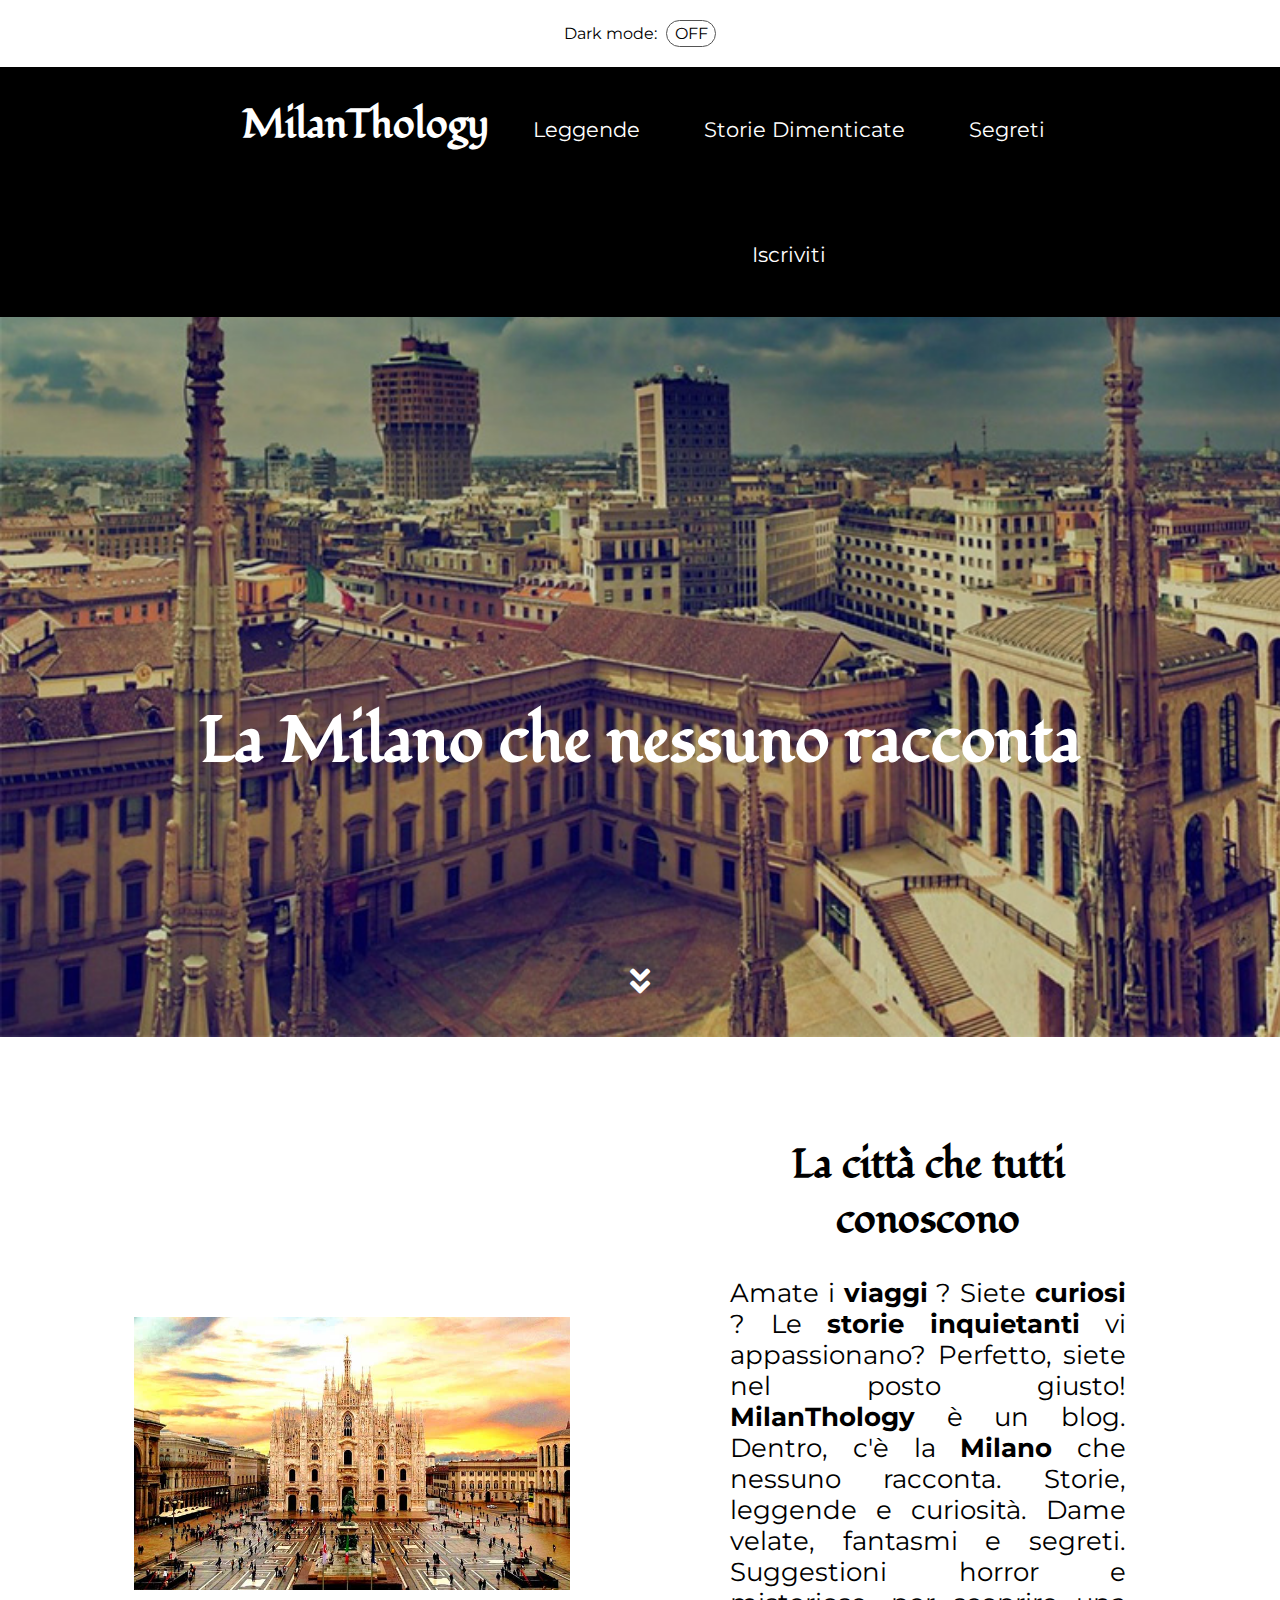
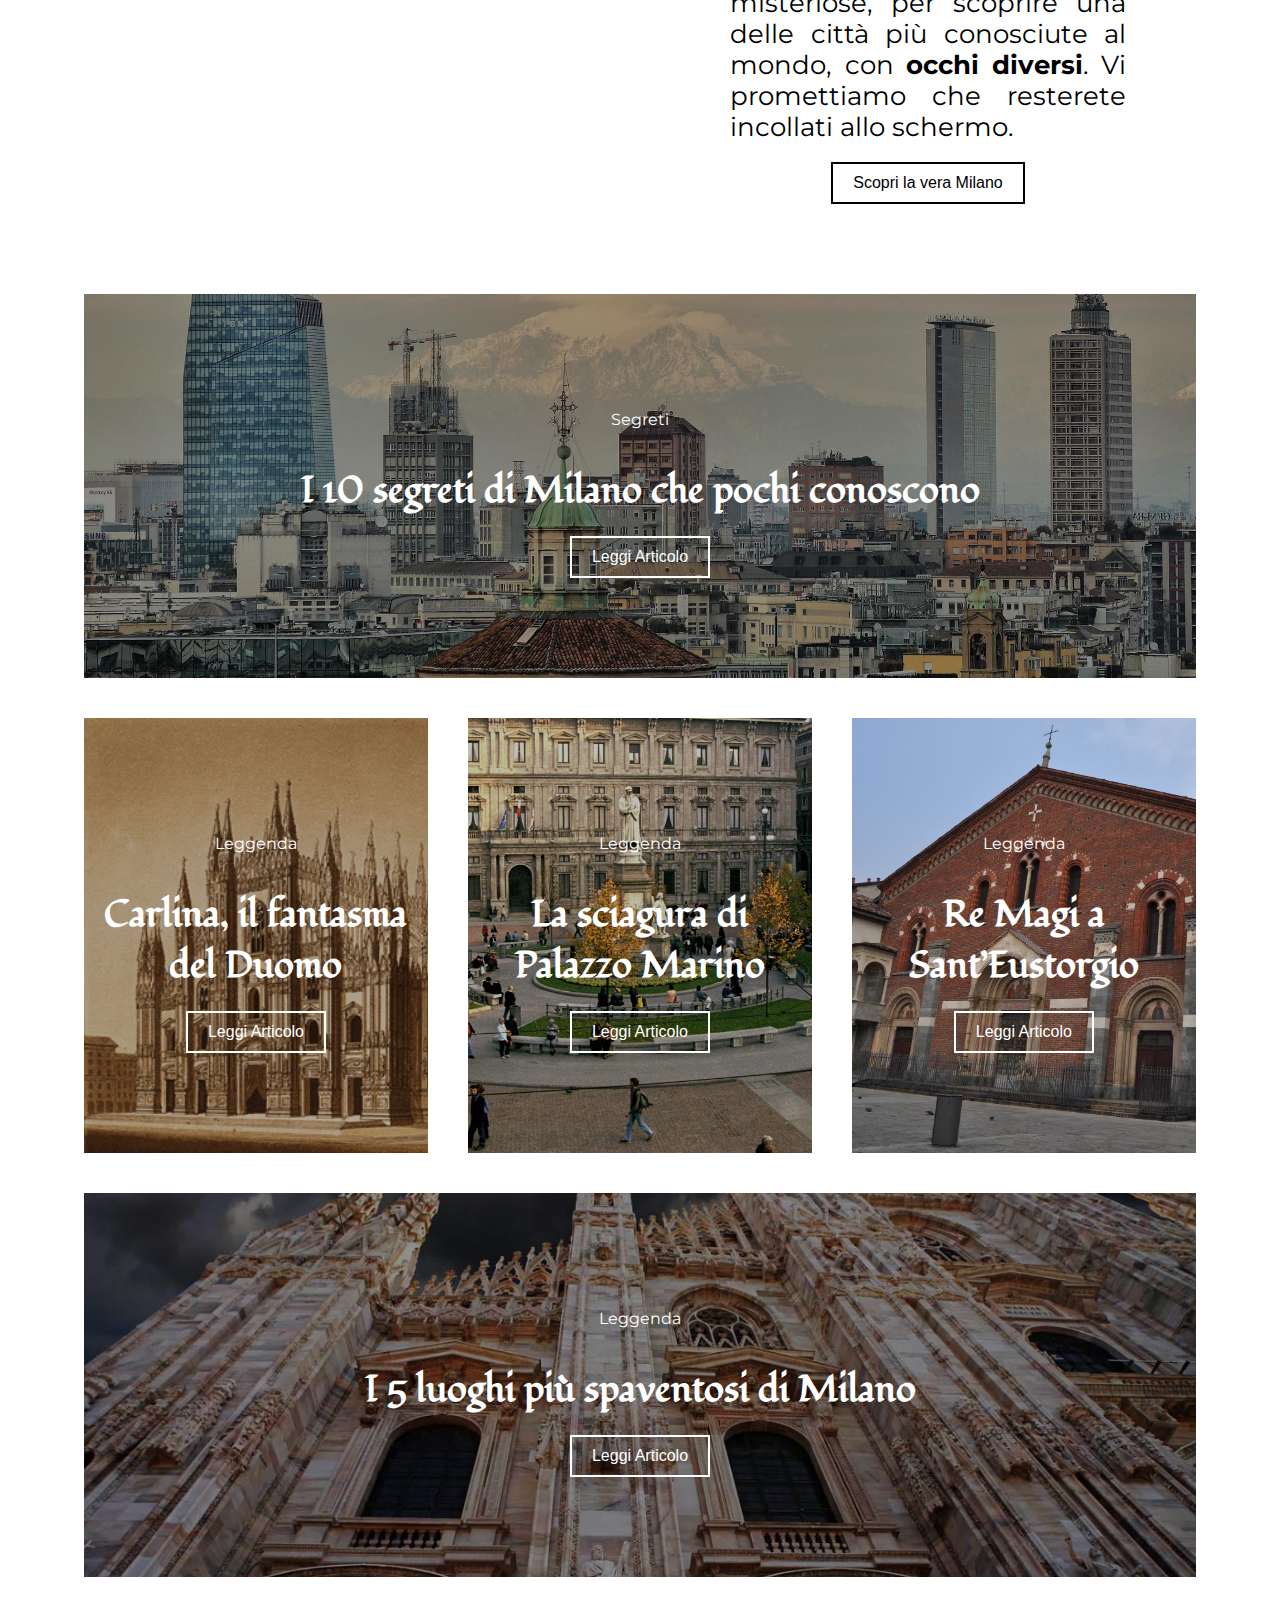
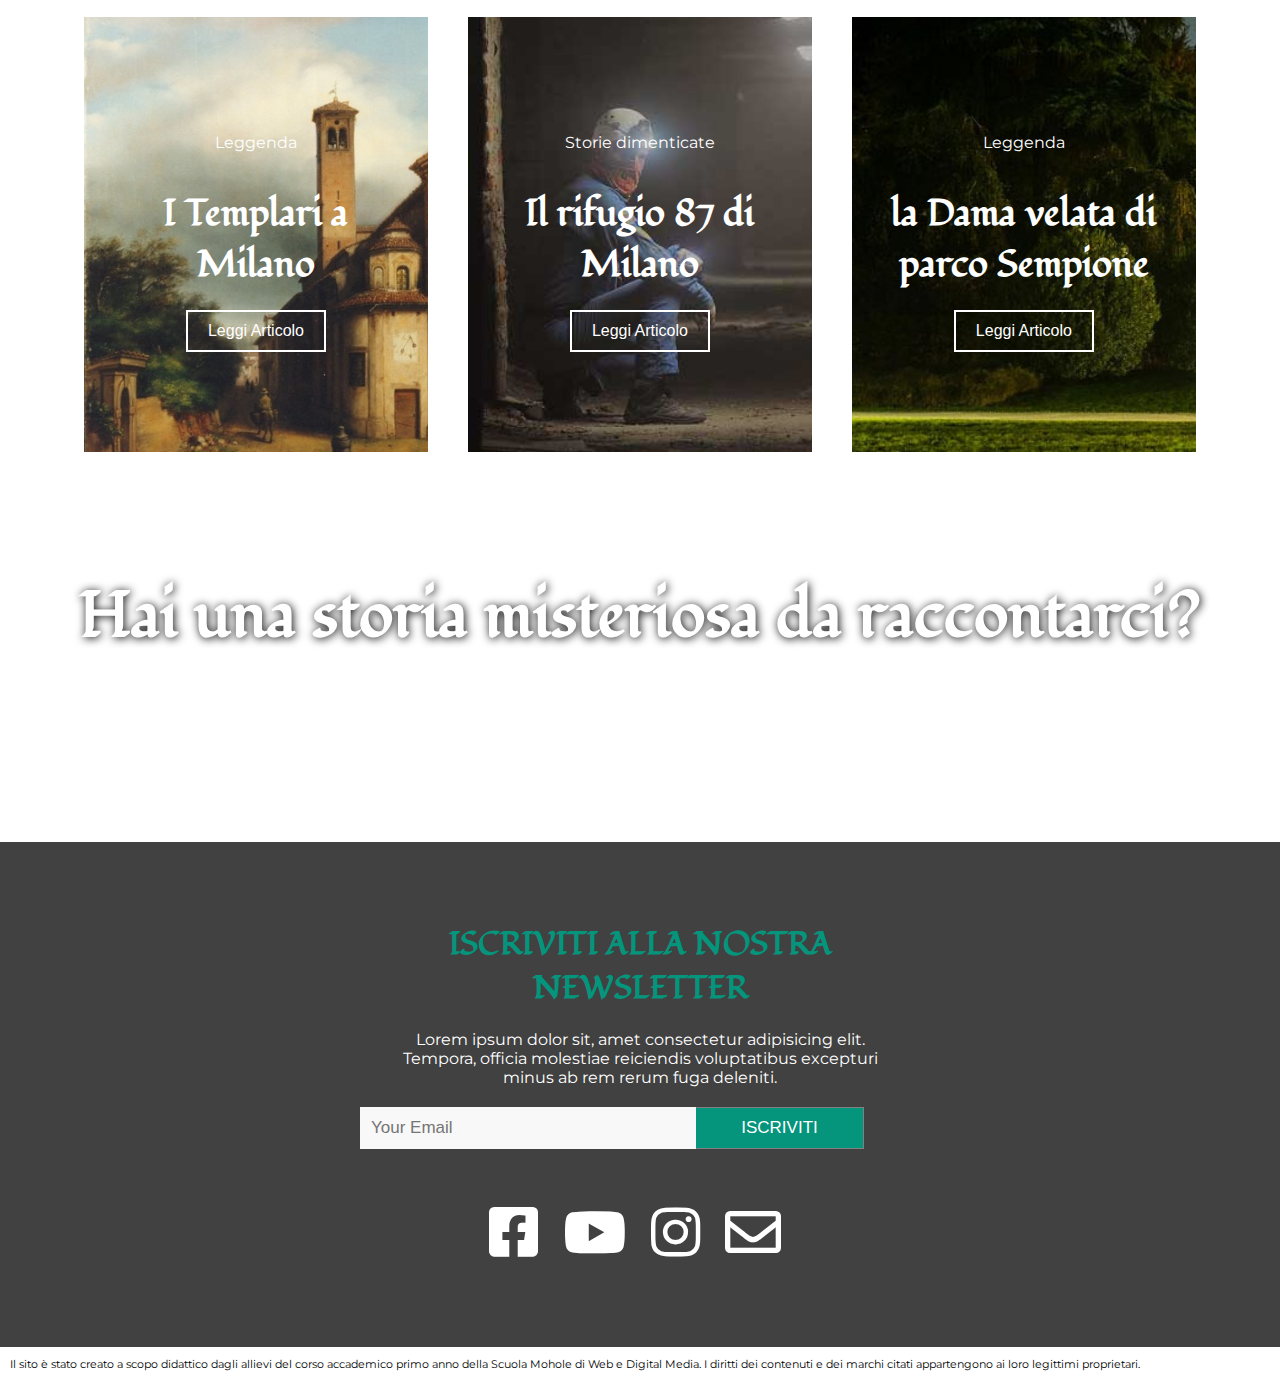
<file: index.html>
<!DOCTYPE html>
<html lang="it">
<head>
    <meta charset="UTF-8">
    <meta name="viewport" content="width=device-width, initial-scale=1.0">
    <meta http-equiv="X-UA-Compatible" content="ie=edge">
    <link rel="stylesheet" href="Fontawesome/css/all.min.css">
    <link rel="stylesheet" href="animate.min.css">
    <title>MilanThology - La Milano che nessuno racconta</title>
    <link href="https://fonts.googleapis.com/css?family=Montserrat&display=swap" rel="stylesheet">
    <link href="https://fonts.googleapis.com/css?family=Fondamento&display=swap" rel="stylesheet">
    <link rel="stylesheet" href="style.css">
</head>
<body>
    <div class="switch">
        <div>Dark mode:              
            <span class="inner-switch">OFF</span>
        </div>
    </div>
    <!-- HOME PRIMA FASCIA -->
    <header id="home">
        <nav>
            <div class="navigazione">
                <div class="posizione">
                    <div id="menuToggle">
                      <input type="checkbox" />
                      <span></span>
                      <span></span>
                      <span></span>
                      <ul id="menu">
                        <a href="index.html"><li>Home</li></a>
                        <a href="leggende.html"><li>Leggende</li></a>
                        <a href="storie.html"><li>Storie dimenticate</li></a>
                        <a href="segreti.html"><li>Segreti</li></a>
                        <a href="iscrizione.html"><li>Iscriviti</li></a>
                      </ul>
                    </div>
        
                </div>
                <div class="logo">
                    <a href="index.html"><h2>MilanThology</h2></a>
                </div>
                <div class="menu">
                     <ul>
                         <a href="leggende.html"><li>Leggende</li></a>
                         <a href="storie.html"><li>Storie dimenticate</li></a>
                         <a href="segreti.html"><li>Segreti</li></a>
                         <a href="iscrizione.html"><li>Iscriviti</li></a>
                     </ul>
                 </div>
            </div>
        </nav>
        <h1> La Milano che nessuno racconta</h1>
        <a href="#main" class="fas fa-angle-double-down animated infinite fadeInDown slower"></a>
    </header>  
    <!-- FINE HOME PRIMA FASCIA -->
    <!-- INTRODUZIONE -->
    <div class="box_page">
        <main id="main">
            <div class="intro">
                <div class="img_intro">
                    <img src="img/duomo.jpg" alt="Milano Duomo" width="100%" height="auto">
                </div>
            </div>
            <div class="intro" >
                <h2>La città che tutti conoscono</h2>
                <p class="text">Amate i <b> viaggi</b> ? Siete <b>curiosi</b> ? Le <b>storie inquietanti</b> vi appassionano? Perfetto, siete nel posto giusto!
                    <b>MilanThology</b> è un blog. Dentro, c'è la <b>Milano</b> che nessuno racconta. Storie, leggende e curiosità. Dame velate, fantasmi e segreti. Suggestioni horror e misteriose, per scoprire una delle città più conosciute al mondo, con <b>occhi diversi</b>. Vi promettiamo che resterete incollati allo schermo. </p>
                <a href="segreti.html"><button class="btn_intro">Scopri la vera Milano</button></a>
            </div>
        </main> 
    <!-- FINE INTRODUZIONE -->
    <!-- ARTICOLI -->
        <div class="box">
            <a href="404.html">
                <article>      
                    <div class="title_article segreti">
                        <p>Segreti</p>
                        <h3>I 10 segreti di Milano che pochi conoscono</h3>
                        <button class="btn_leggi">Leggi Articolo</button>
                    </div>
                </article>
            </a>
            <div class="fascia_articoli">
                <a href="#">
                    <article>
                        <div class="title_article fantasma_duomo">
                            <p>Leggenda</p>
                            <h3>Carlina, il fantasma del Duomo</h3>
                            <button class="btn_leggi">Leggi Articolo</button>
                        </div>
                    </article> 
                </a>
                <a href="#">
                    <article>
                        <div class="title_article Palazzo_marino">
                            <p>Leggenda</p>
                            <h3>La sciagura di Palazzo Marino</h3>
                            <button class="btn_leggi">Leggi Articolo</button>
                        </div>
                    </article> 
                </a>
                <a href="#">
                    <article>
                        <div class="title_article Re_magi">
                            <p>Leggenda</p>
                            <h3>Re Magi a Sant’Eustorgio</h3>
                            <button class="btn_leggi">Leggi Articolo</button>
                        </div>
                    </article> 
                </a>
            </div>
            <a href="#">
                <article>
                    <div class="title_article luoghi_spaventosi">
                        <p>Leggenda</p>
                        <h3>I 5 luoghi più spaventosi di Milano</h3>
                        <button class="btn_leggi">Leggi Articolo</button>
                    </div>
                </article> 
            </a>
            <div class="fascia_articoli">
                <a href="#">
                    <article>
                        <div class="title_article templari">
                            <p>Leggenda</p>
                            <h3>I Templari a Milano</h3>
                            <button class="btn_leggi">Leggi Articolo</button>
                        </div>
                    </article> 
                </a>
                <a href="404.html">
                    <article>
                        <div class="title_article rifugio-87">
                            <p>Storie dimenticate</p>
                            <h3>Il rifugio 87 di Milano</h3>
                            <button class="btn_leggi">Leggi Articolo</button>
                        </div>
                    </article> 
                </a>
                <a href="dama_velata.html">
                    <article>
                        <div class="title_article Dama-velata">
                            <p>Leggenda</p>
                            <h3>la Dama velata di parco Sempione</h3>
                            <button class="btn_leggi">Leggi Articolo</button>
                        </div>
                    </article>
                </a>
            </div>
        </div>
    </div>
    <!-- FINE ARTICOLI -->
   <!-- CALL TO ACTION -->
    <div class="call_to_action">
        <h2>Hai una storia misteriosa da raccontarci?</h2>
        <a href="iscrizione.html"><button class="btn_scopri">Scrivi qui</button></a>
    </div>
    <!-- FINE CALL TO ACTION -->
    <!-- FOOTER -->
    <footer>
        <div class="newsletter">
            <h3> ISCRIVITI ALLA NOSTRA NEWSLETTER </h3> 
            <p>Lorem ipsum dolor sit, amet consectetur adipisicing elit. Tempora, officia molestiae reiciendis voluptatibus excepturi minus ab rem rerum fuga deleniti.</p> 
            <form class="example" action="/action_page.php">
                <input type="text" placeholder="Your Email" name="search">
                <button type="submit">ISCRIVITI</i></button>
            </form>
        </div>
            <div class="social">
                <a href="https://www.facebook.com/"><i class="fab fa-facebook-square"></i></a>
                <a href="https://www.youtube.com/"><i class="fab fa-youtube"></i></a>
                <a href="https://www.instagram.com/"><i class="fab fa-instagram"></i></a>
                <a href="https://www.gmail.com/"><i class="far fa-envelope"></i></a>
            </div>
        </footer>
        <section class="text_footer">
            Il sito è stato creato a scopo didattico dagli allievi del corso accademico primo anno della Scuola Mohole di Web e Digital Media. I diritti dei contenuti e dei marchi citati appartengono ai loro legittimi proprietari.
        </section>
        
        <!-- FINE FOOTER -->
        <script src="https://cdnjs.cloudflare.com/ajax/libs/jquery/3.4.0/jquery.min.js"></script>
        <script>
        $( ".inner-switch" ).on("click", function() {
            if( $( "body" ).hasClass( "dark" )) {
              $( "body" ).removeClass( "dark" );
              $( ".inner-switch" ).text( "OFF" );
            } else {
              $( "body" ).addClass( "dark" );
              $( ".inner-switch" ).text( "ON" );
            }
        });
        $( ".inner-switch" ).on("click", function() {
            if( $( "h1" ).hasClass( "dark1" )) {
              $( "h1" ).removeClass( "dark1" );
              $( ".inner-switch" ).text( "OFF" );
            } else {
              $( "h1" ).addClass( "dark1" );
              $( ".inner-switch" ).text( "ON" );
            }
        });
        $( ".inner-switch" ).on("click", function() {
            if( $( "h3" ).hasClass( "dark1" )) {
              $( "h3" ).removeClass( "dark1" );
              $( ".inner-switch" ).text( "OFF" );
            } else {
              $( "h3" ).addClass( "dark1" );
              $( ".inner-switch" ).text( "ON" );
            }
        });
        document.addEventListener('scroll', evt => {
            console.log(evt)
            if(evt.target.scrollingElement.scrollTop>= 67){
                document.querySelector('nav').style = `position: fixed; top: 0px;`;
            } else{ document.querySelector('nav').style = `position: ;`;}
        })
        </script>
</body>
</html>
</file>
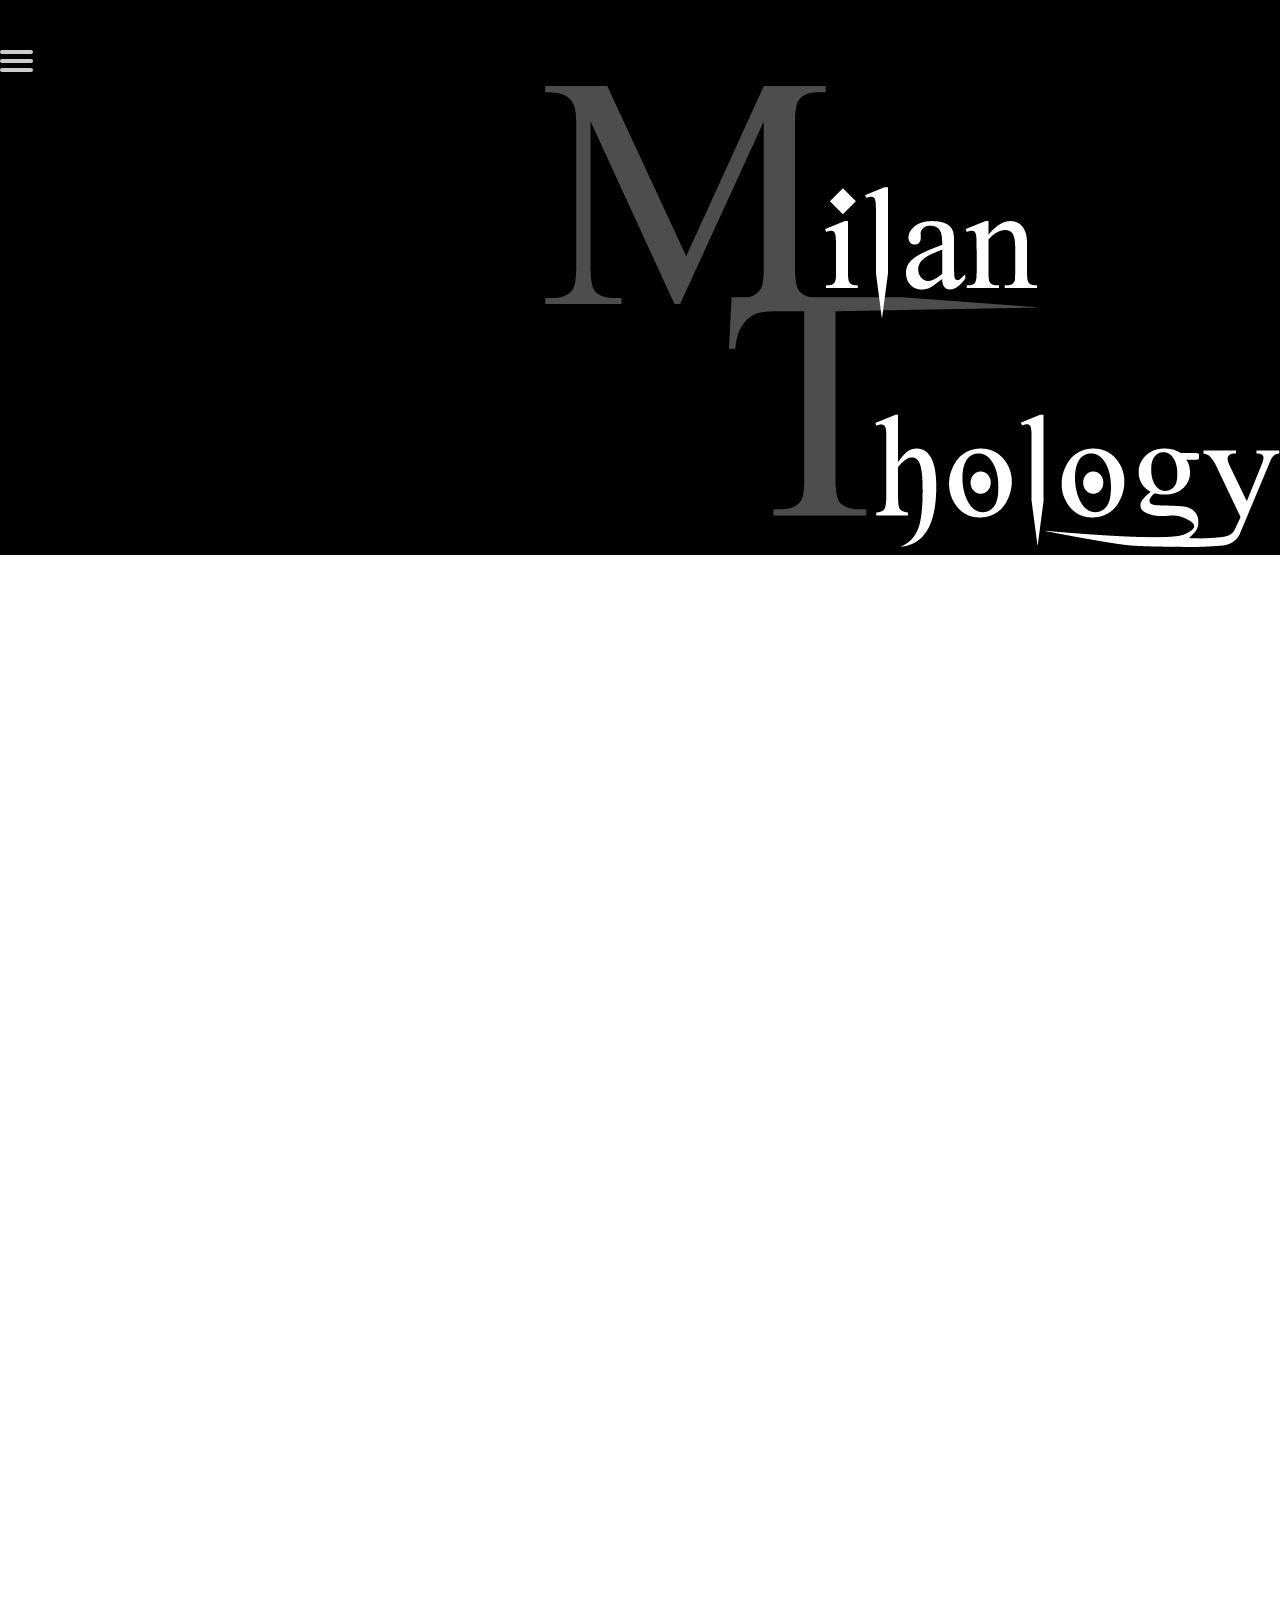
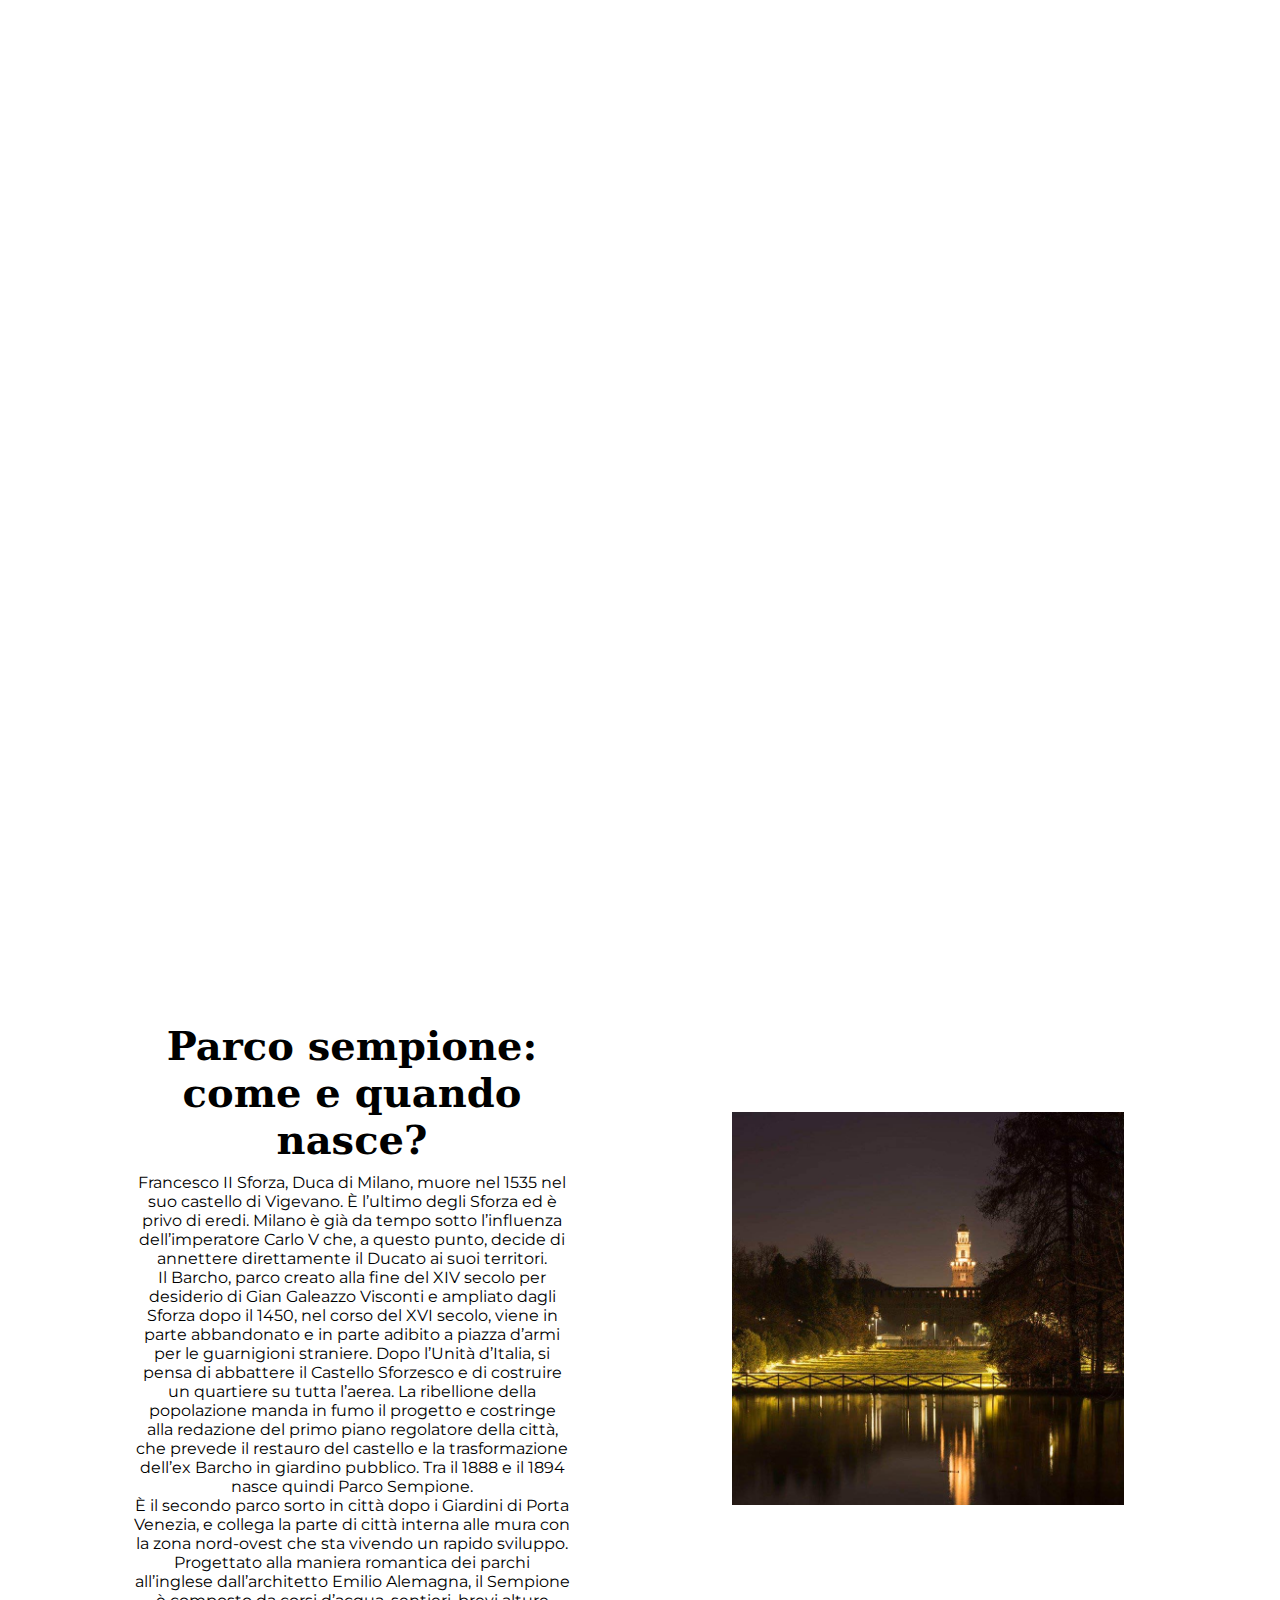
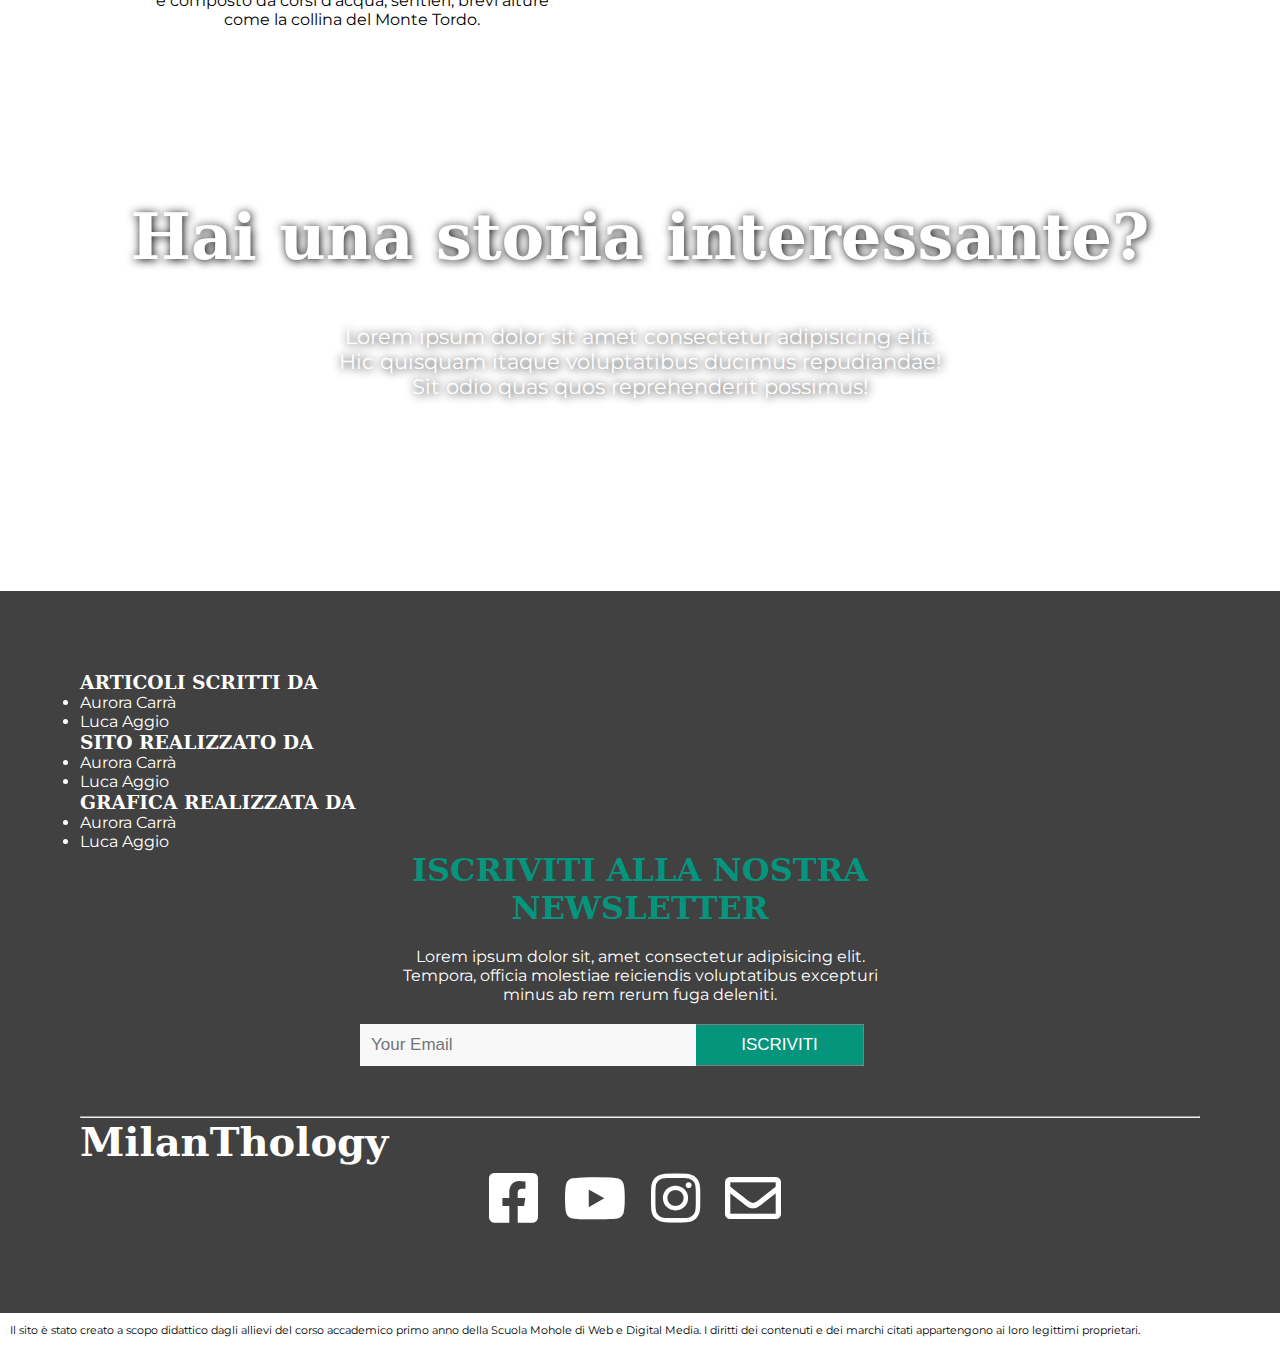
<file: articolo.html>
<!DOCTYPE html>
<html lang="it">
<head>
    <meta charset="UTF-8">
    <meta name="viewport" content="width=device-width, initial-scale=1.0">
    <meta http-equiv="X-UA-Compatible" content="ie=edge">
    <link rel="stylesheet" href="Fontawesome/css/all.min.css">
    <link rel="stylesheet" href="animate.min.css">
    <title>La Milano che non conosci</title>
    <link href="https://fonts.googleapis.com/css?family=Montserrat:400,400i,700,900&display=swap" rel="stylesheet">
    <link rel="stylesheet" href="style.css">
</head>
<body id="pagina">
    <header id="articolo">
        <nav role="navigation">
            <div id="menuToggle">
              <input type="checkbox" />
              <span></span>
              <span></span>
              <span></span>
              <ul id="menu">
                <a href="index.html"><li>Home</li></a>
                <a href="leggende.html"><li>Leggende</li></a>
                <a href="storie.html"><li>Storie dimenticate</li></a>
                <a href="segreti.htmlx"><li>Segreti</li></a>
                <a href="iscrizione.html"><li>Iscriviti</li></a>
              </ul>
            </div>
            <div class="logo">
                <a href="index.html"><img src="img/logo.png" alt="MilanThology"></a>
            </div>
        </nav>
        <h1>La Milano che nessuno racconta</h1>
        <a href="#main" class="fas fa-angle-double-down animated infinite fadeInDown slower"></a>
    </header>
    <div class="box_page">
        
        <div class="video">
        <iframe width="560" height="315" src="https://www.youtube-nocookie.com/embed/SfteQQJQ2Do?start=9&rel=0" frameborder="0" allow="accelerometer; autoplay; encrypted-media; gyroscope; picture-in-picture" allowfullscreen></iframe>
        </div>

        <div class="spazio">
            <article>
                <h2>La dama velata</h2>
                <div class="divisione">
                    
                    
                <div class="giornale">
                    <div class="fascia_prima">
                    <p>
                        Guardandosi attorno, gli sventurati avrebbero visto una figura vaga apparire nella nebbia, tra gli alberi; una figura di donna che inizia ad avvicinarsi, mostrando la lunga veste nera che ricopre la snella silhouette. A nascondere il volto, un velo nero. Anche così coperta, la sua bellezza è evidente.
                    </p>
                    <p>
                        Dopo qualche secondo, il suo viso arriva quasi a sfiorare quello del passante, privo di resistenza davanti al fascino della signora. Quando gli porge la mano, non può che stringerla. Una mano gelida, che lo accompagna nei meandri del Parco Sempione, tra laghetti e ponti, tra fontane e angoli nascosti; tra le piante e lungo i viali.
                    </p>
                    <p>
                        All’improvviso, dopo aver attraversato zone del parco che era sicuro di non aver mai visto, l’uomo si ritrova davanti a un cancello di ferro, alto circa tre metri; dietro il cancello, un’imponente villa. Il passante si volta verso la dama, e nonostante sia impossibile cogliere il suo sguardo dietro il velo, ne percepisce una profonda tristezza. Dalla veste, la dama estrae una grande chiave ricoperta di ruggine, con la quale apre il cancello per poi condurre l’uomo attraverso un lungo vialetto e infine davanti alla porta della villa.
                    </p>
                    <p>
                        Decine di candele illuminano la sala, mostrando pareti listate a lutto e saloni di marmo e stucco ricoperti da insegne funebri. La dama accompagna il suo ospite fino a un grande salone centrale, dal quale proviene una musica innaturale; in un angolo, un’orchestra suona una musica che sembra andare avanti da sempre.
                        Senza mai lasciare la mano dell’uomo, la dama inizia a muovere i primi passi di un ballo che presto si trasforma in una vorticosa e allu
                    </p>
                </div>
            </div>
            <div class="giornale">
                <div class="fascia_prima">
                    <p>
                        cinata danza, in cui anche lui viene trascinato. In quello stato di trance, per l’uomo esiste solo la donna che lo accompagna in una danza febbrile. Non riesce a toglierle lo sguardo di dosso e osserva il velo sollevarsi di pochi centimetri senza mai scoprire il viso.
                    </p>
                    <p>
                        Dopo un tempo ignoto, la dama lo conduce in stanza da letto e si spoglia davanti ai suoi occhi, senza togliere il velo. La donna è bellissima, nuda nel nero della stanza illuminata da poche candele. I due si stringono in un lungo amplesso che riproduce in altra maniera la vertigine della danza.
                    </p>
                    <p>
                        L’uomo è perdutamente innamorato, privato di ogni desiderio che non sia quello di stare al fianco della dama. Lei è sdraiata sul letto, forse dorme: il velo è sempre davanti agli occhi. Silenziosamente, lui le si fa vicino e lentamente, delicatamente solleva il velo. All’improvviso, un’ondata di puro terrore lo colpisce mentre davanti ai suoi occhi si rivela un teschio privo di vita, dalle orbite vuote.
                    </p>
                    <p>
                        L’uomo urla con tutta la sua forza, scappa dalla villa dalle pareti nere, corre attraverso il parco immerso nel buio della notte, incapace di fermarsi mentre nella sua mente i ricordi annebbiati e allucinati dell’esperienza vissuta continuano a susseguirsi. Solo una volta oltrepassato il parco, ritrovatosi al sicuro tra la folla, l’uomo riesce a calmarsi; senza però togliersi di dosso una sensazione di gelo innaturale che lo ridurrà gradualmente alla follia. Dopo quell’esperienza, fu per lui impossibile pensare ad altro se non alla Dama in nero, il fantasma del Parco Sempione. Tornò a cercarla per il resto della sua vita, in ogni notte di nebbia, senza successo
                    </p>
                </div>
            </div>
         
            </article>
            
            <article  class="intermedio">
                <div class="call_to_action"></div>
            </article>

            
            
            <main >

                <div class="intro fascia_prima" >
                        
                    <h2>Parco sempione: come e quando nasce?</h2>
        
                    <p>
                        Francesco II Sforza, Duca di Milano, muore nel 1535 nel suo castello di Vigevano. È l’ultimo degli Sforza ed è privo di eredi. Milano è già da tempo sotto l’influenza dell’imperatore Carlo V che, a questo punto, decide di annettere direttamente il Ducato ai suoi territori.
                    </p>
                    <p>
                        Il Barcho, parco creato alla fine del XIV secolo per desiderio di Gian Galeazzo Visconti e ampliato dagli Sforza dopo il 1450,  nel corso del XVI secolo, viene in parte abbandonato e in parte adibito a piazza d’armi per le guarnigioni straniere. 
                        Dopo l’Unità d’Italia, si pensa di abbattere il Castello Sforzesco e di costruire un quartiere su tutta l’aerea.
                        La ribellione della popolazione manda in fumo il progetto e costringe alla redazione del primo piano regolatore della città, che prevede il restauro del castello e la trasformazione dell’ex Barcho in giardino pubblico. 
                        Tra il 1888 e il 1894 nasce quindi Parco Sempione.
                    </p>
                    <p>
                        È il secondo parco sorto in città dopo i Giardini di Porta Venezia, e collega la parte di città interna alle mura con la zona nord-ovest che sta vivendo un rapido sviluppo. 
        
                        Progettato alla maniera romantica dei parchi all’inglese dall’architetto Emilio Alemagna, il Sempione è composto da corsi d’acqua, sentieri, brevi alture come la collina del Monte Tordo.
                    </p>
                </div>
                <div class="intro">
                    <div class="img_intro">
                        <img src="img/parco-sempione.jpg" alt="Parco Sempione" width="90%" height="auto">
                    </div>
                </div>
            </main>

            </article>
        </div>
    </div>
            <div class="call_to_action">
                <h2>Hai una storia interessante?</h2>
                <p>Lorem ipsum dolor sit amet consectetur adipisicing elit. Hic quisquam itaque voluptatibus ducimus repudiandae! Sit odio quas quos reprehenderit possimus!</p>
                <a href="#"><button class="btn_scopri">Scrivi qui</button></a>
            </div>
        
    </div>
        <!-- FOOTER -->
    <footer>
        <div class="box_footer">
            <div class="footer_container">
                <div class="colonne">
                    <div class="testo_footer">
                        <h3>ARTICOLI SCRITTI DA</h3>
                        <li>Aurora Carrà</li>
                        <li>Luca Aggio</li>
                    </div>
                    <div class="testo_footer">
                        <h3>SITO REALIZZATO DA</h3>
                        <li>Aurora Carrà</li>
                        <li>Luca Aggio</li>
                    </div>
                    <div class="testo_footer">
                        <h3>GRAFICA REALIZZATA DA</h3>
                        <li>Aurora Carrà</li>
                        <li>Luca Aggio</li>
                    </div>
                </div>
            </div>    
            <div class="footer_container">
                <div class="newsletter">
                    <h3> ISCRIVITI ALLA NOSTRA NEWSLETTER </h3> 
                    <p>Lorem ipsum dolor sit, amet consectetur adipisicing elit. Tempora, officia molestiae reiciendis voluptatibus excepturi minus ab rem rerum fuga deleniti.</p> 
                    <form class="example" action="/action_page.php">
                        <input type="text" placeholder="Your Email" name="search">
                        <button type="submit">ISCRIVITI</i></button>
                    </form>
                </div>
            </div>
        </div>
        <hr>
        <div class="box_footer">
            <div class="footer_container">
                <h2>MilanThology</h2>
            </div>
            <div class="footer_container">
                <div class="social">
                    <a href="facebbok.com"><i class="fab fa-facebook-square"></i></a>
                    <a href="youtube.com"><i class="fab fa-youtube"></i></a>
                    <a href="facebbok-com"><i class="fab fa-instagram"></i></a>
                    <a href="facebbok-com"><i class="far fa-envelope"></i></a>
                </div>
            </div>
        </div>
    </footer>
    <section class="text_footer">
        Il sito è stato creato a scopo didattico dagli allievi del corso accademico primo anno della Scuola Mohole di Web e Digital Media. I diritti dei contenuti e dei marchi citati appartengono ai loro legittimi proprietari.
    </section>
    <!-- FINE FOOTER -->
</body>
</html>
</file>
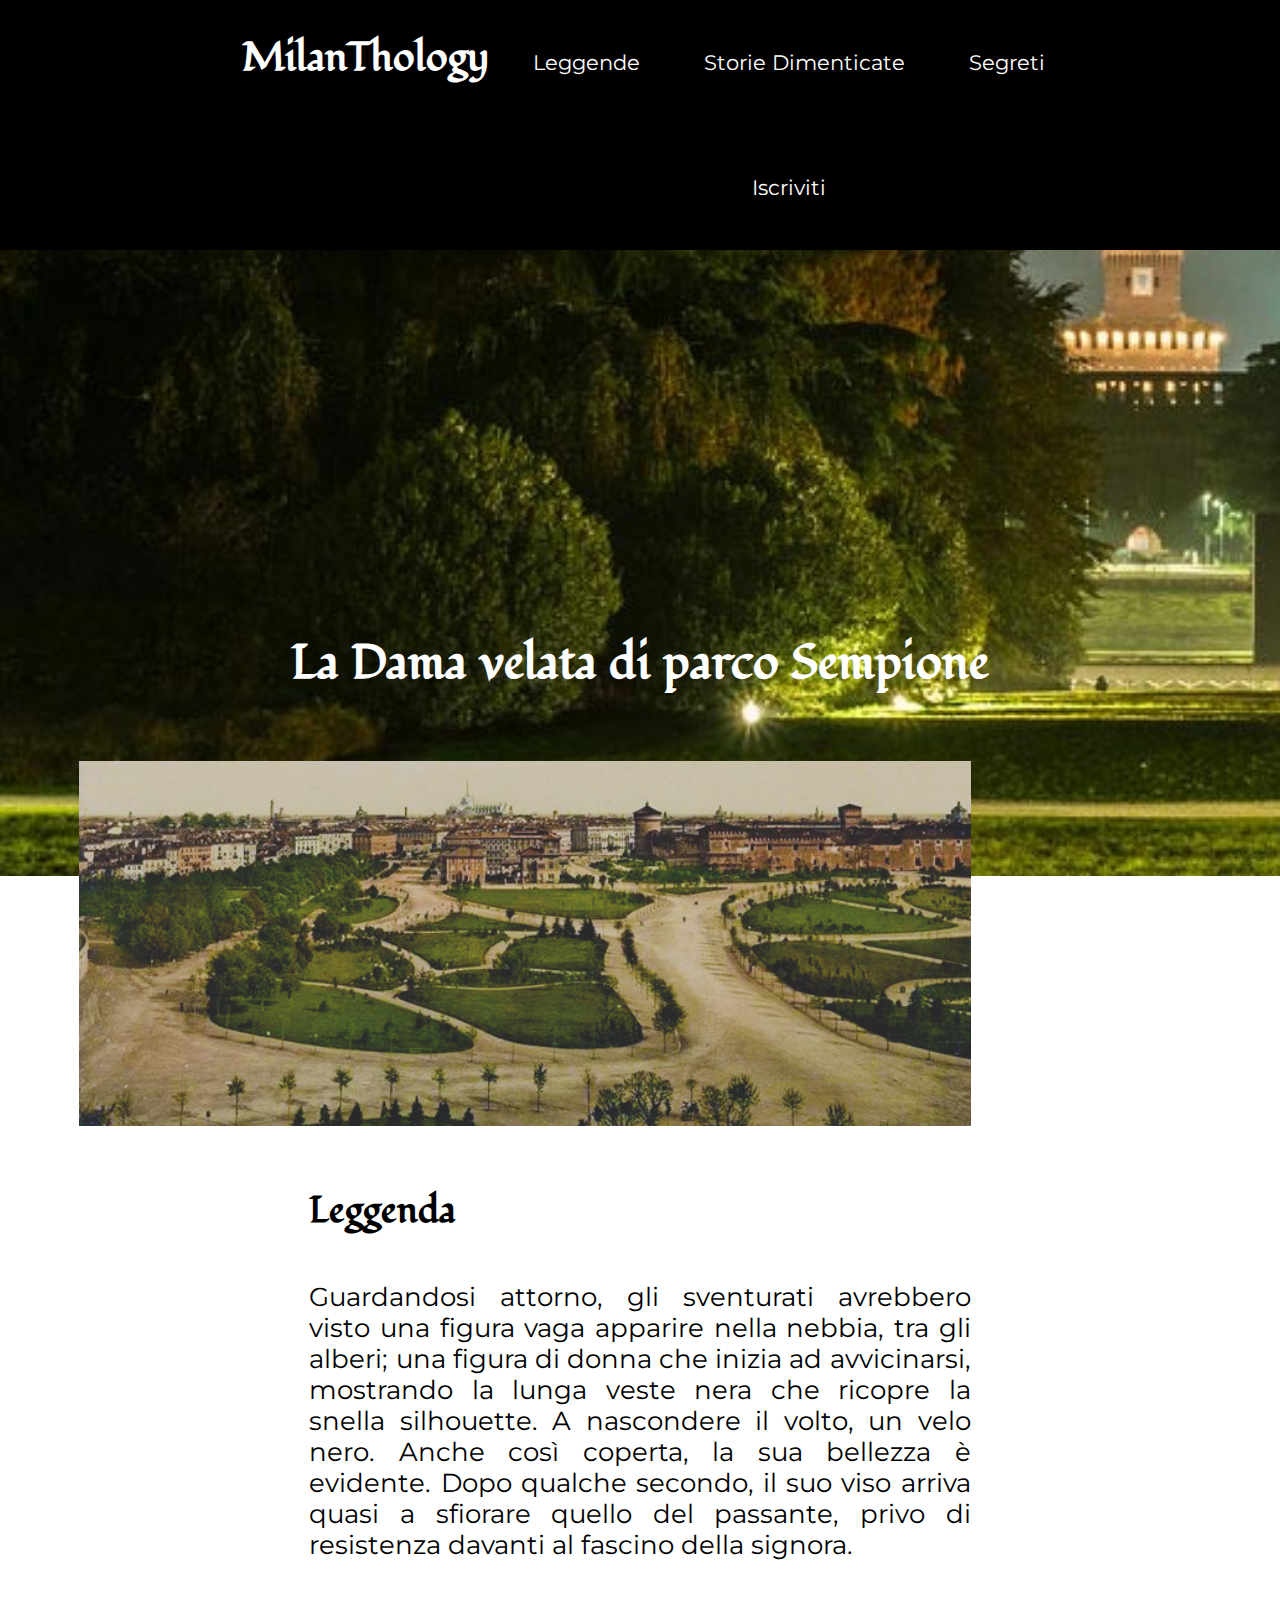
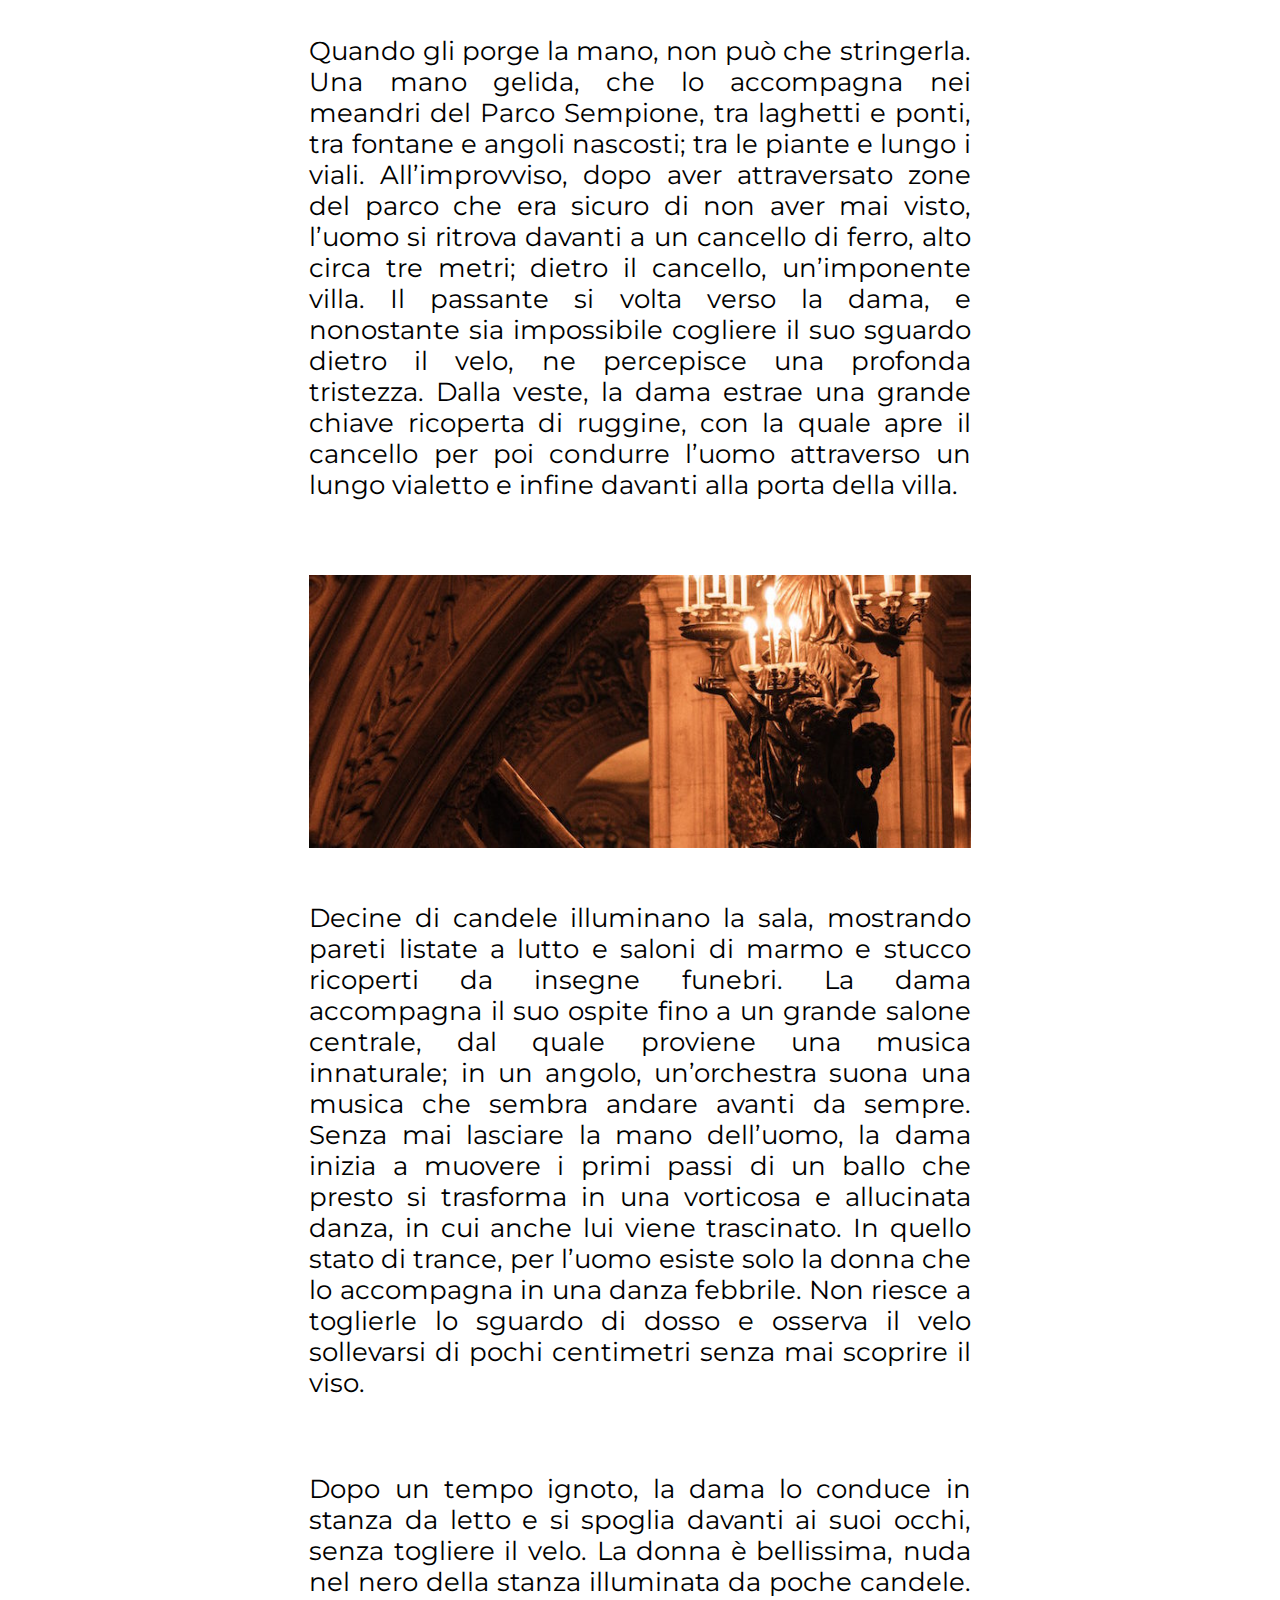
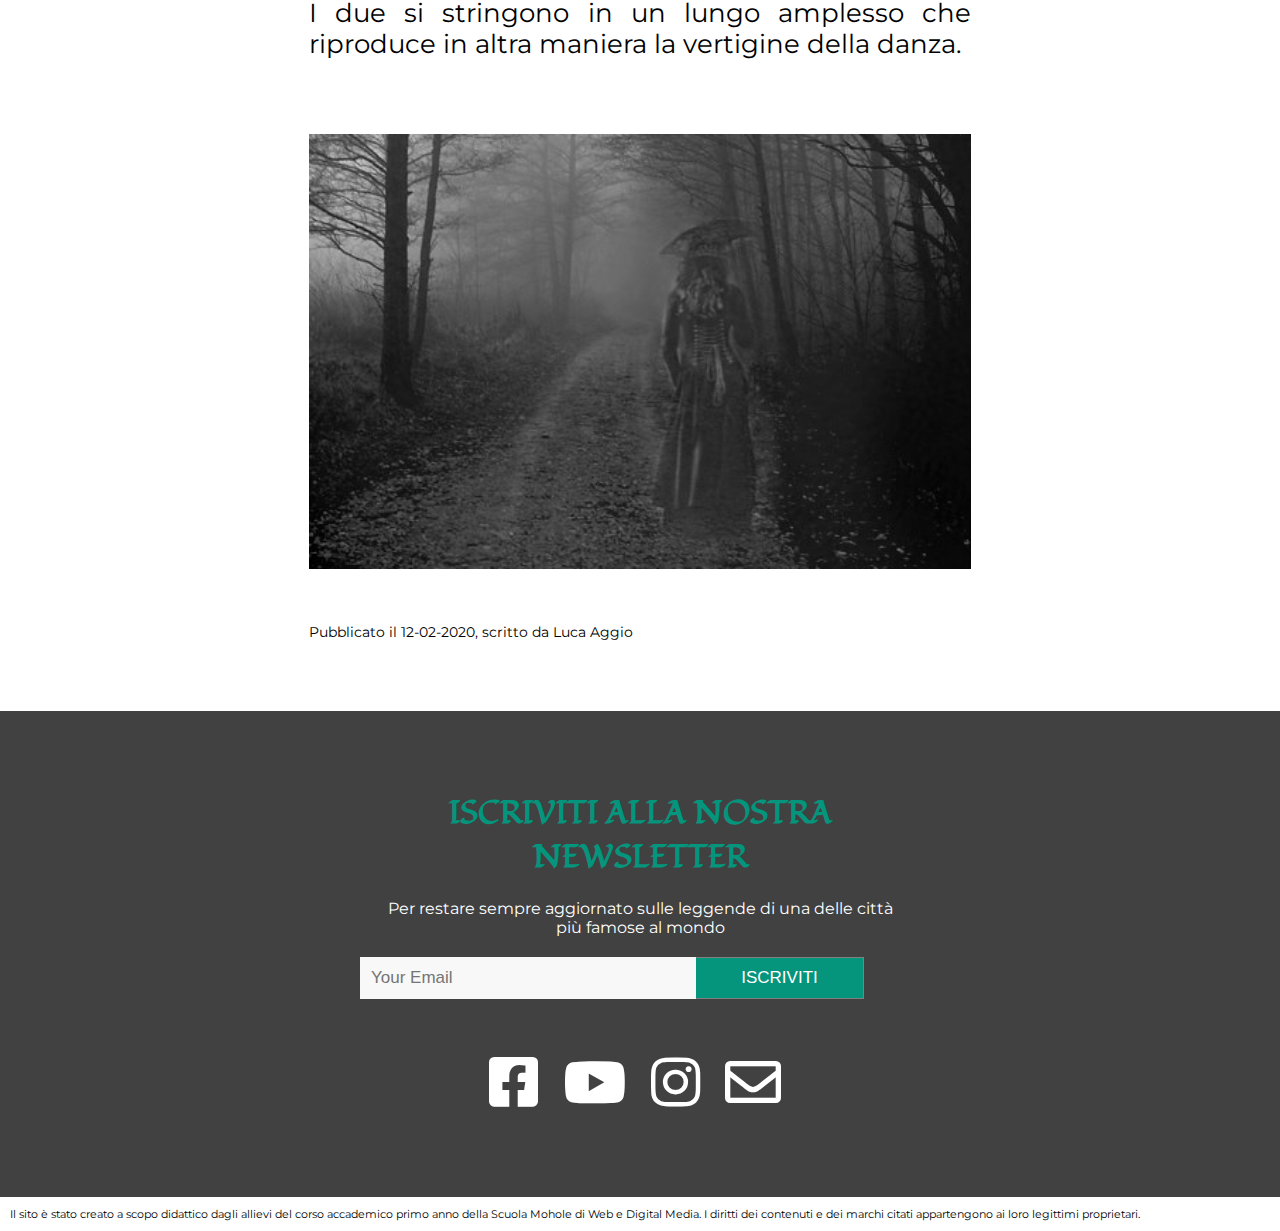
<file: dama_velata.html>
<!DOCTYPE html>
<html lang="it">
<head>
    <meta charset="UTF-8">
    <meta name="viewport" content="width=device-width, initial-scale=1.0">
    <meta http-equiv="X-UA-Compatible" content="ie=edge">
    <link rel="stylesheet" href="Fontawesome/css/all.min.css">
    <link rel="stylesheet" href="animate.min.css">
    <title>La Milano che non conosci</title>
    <link href="https://fonts.googleapis.com/css?family=Montserrat:400,400i,700,900&display=swap" rel="stylesheet">
    <link href="https://fonts.googleapis.com/css?family=Fondamento&display=swap" rel="stylesheet">
    <link rel="stylesheet" href="style.css">
</head>
<body id="pagina">
    <header id="dama_velata">
        <nav>
            <div class="navigazione">
                <div class="posizione">
                    <div id="menuToggle">
                      <input type="checkbox" />
                      <span></span>
                      <span></span>
                      <span></span>
                      <ul id="menu">
                        <a href="index.html"><li>Home</li></a>
                        <a href="leggende.html"><li>Leggende</li></a>
                        <a href="storie.html"><li>Storie dimenticate</li></a>
                        <a href="segreti.html"><li>Segreti</li></a>
                        <a href="iscrizione.html"><li>Iscriviti</li></a>
                      </ul>
                    </div>
        
                </div>
                <div class="logo">
                    <a href="index.html"><h2>MilanThology</h2></a>
                </div>
                <div class="menu">
                     <ul>
                         <a href="leggende.html"><li>Leggende</li></a>
                         <a href="storie.html"><li>Storie dimenticate</li></a>
                         <a href="segreti.html"><li>Segreti</li></a>
                         <a href="iscrizione.html"><li>Iscriviti</li></a>
                     </ul>
                 </div>
            </div>
        </nav>
        <h1>La Dama velata di parco Sempione</h1>
    </header>
    <div class="box_page">
        <div class="immagine-evidenza">
            <img src="img/parco-sempione-(1).jpg" alt="parco sempione" width="60%">
        </div>
        <div class="articolo">
            <h2>Leggenda</h2>
            <p>Guardandosi attorno, gli sventurati avrebbero visto una figura vaga apparire nella nebbia, tra gli alberi; una figura di donna che inizia ad avvicinarsi, mostrando la lunga veste nera che ricopre la snella silhouette. A nascondere il volto, un velo nero. Anche così coperta, la sua bellezza è evidente.
            Dopo qualche secondo, il suo viso arriva quasi a sfiorare quello del passante, privo di resistenza davanti al fascino della signora.</p>
            <p>Quando gli porge la mano, non può che stringerla. Una mano gelida, che lo accompagna nei meandri del Parco Sempione, tra laghetti e ponti, tra fontane e angoli nascosti; tra le piante e lungo i viali.
            All’improvviso, dopo aver attraversato zone del parco che era sicuro di non aver mai visto, l’uomo si ritrova davanti a un cancello di ferro, alto circa tre metri; dietro il cancello, un’imponente villa. Il passante si volta verso la dama, e nonostante sia impossibile cogliere il suo sguardo dietro il velo, ne percepisce una profonda tristezza. Dalla veste, la dama estrae una grande chiave ricoperta di ruggine, con la quale apre il cancello per poi condurre l’uomo attraverso un lungo vialetto e infine davanti alla porta della villa.</p>
            <img class="immagini_articolo" src="img/villa_dama.jpeg" alt="villa_dama" width="100%" >
            <p>
                Decine di candele illuminano la sala, mostrando pareti listate a lutto e saloni di marmo e stucco ricoperti da insegne funebri. La dama accompagna il suo ospite fino a un grande salone centrale, dal quale proviene una musica innaturale; in un angolo, un’orchestra suona una musica che sembra andare avanti da sempre.
                Senza mai lasciare la mano dell’uomo, la dama inizia a muovere i primi passi di un ballo che presto si trasforma in una vorticosa e allucinata danza, in cui anche lui viene trascinato. In quello stato di trance, per l’uomo esiste solo la donna che lo accompagna in una danza febbrile. Non riesce a toglierle lo sguardo di dosso e osserva il velo sollevarsi di pochi centimetri senza mai scoprire il viso.
            </p>
            <p>
                Dopo un tempo ignoto, la dama lo conduce in stanza da letto e si spoglia davanti ai suoi occhi, senza togliere il velo. La donna è bellissima, nuda nel nero della stanza illuminata da poche candele. I due si stringono in un lungo amplesso che riproduce in altra maniera la vertigine della danza. 
            </p>
            <img class="immagini_articolo" src="img/dama_fantasma.jpg" alt="dama" width="100%" >
            <div class="pubblicazione">
                <p>Pubblicato il 12-02-2020, scritto da Luca Aggio</p>
            </div>
        </div>              
    </div>
        <!-- FOOTER -->
        <footer>
            <div class="newsletter">
                <h3> ISCRIVITI ALLA NOSTRA NEWSLETTER </h3> 
                <p>Per restare sempre aggiornato sulle leggende di una delle città più famose al mondo</p> 
                <form class="example" action="/action_page.php">
                    <input type="text" placeholder="Your Email" name="search">
                    <button type="submit">ISCRIVITI</i></button>
                </form>
            </div>
                <div class="social">
                    <a href="https://www.facebook.com/"><i class="fab fa-facebook-square"></i></a>
                    <a href="https://www.youtube.com/"><i class="fab fa-youtube"></i></a>
                    <a href="https://www.instagram.com/"><i class="fab fa-instagram"></i></a>
                    <a href="https://www.gmail.com/"><i class="far fa-envelope"></i></a>
                </div>
            </footer>
            <section class="text_footer">
                Il sito è stato creato a scopo didattico dagli allievi del corso accademico primo anno della Scuola Mohole di Web e Digital Media. I diritti dei contenuti e dei marchi citati appartengono ai loro legittimi proprietari.
            </section>
    <!-- FINE FOOTER -->
</body>
</html>
</file>
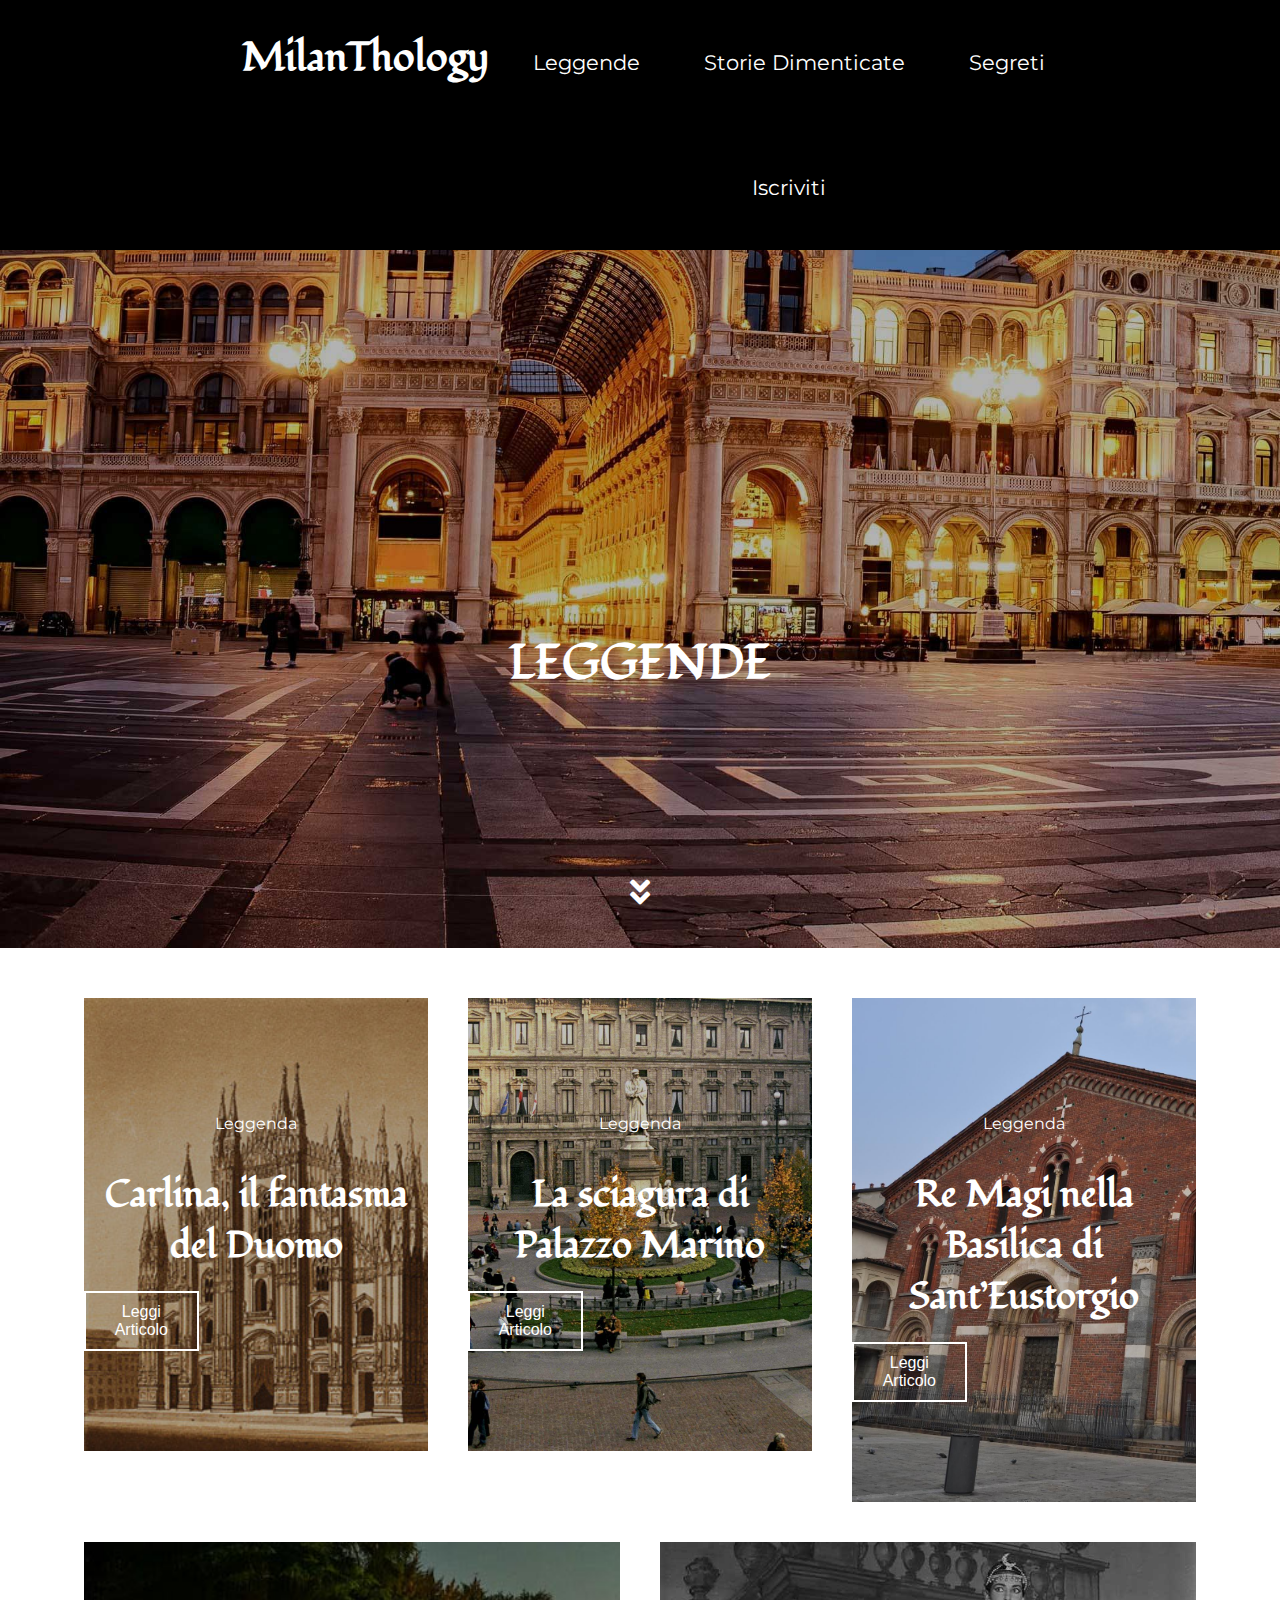
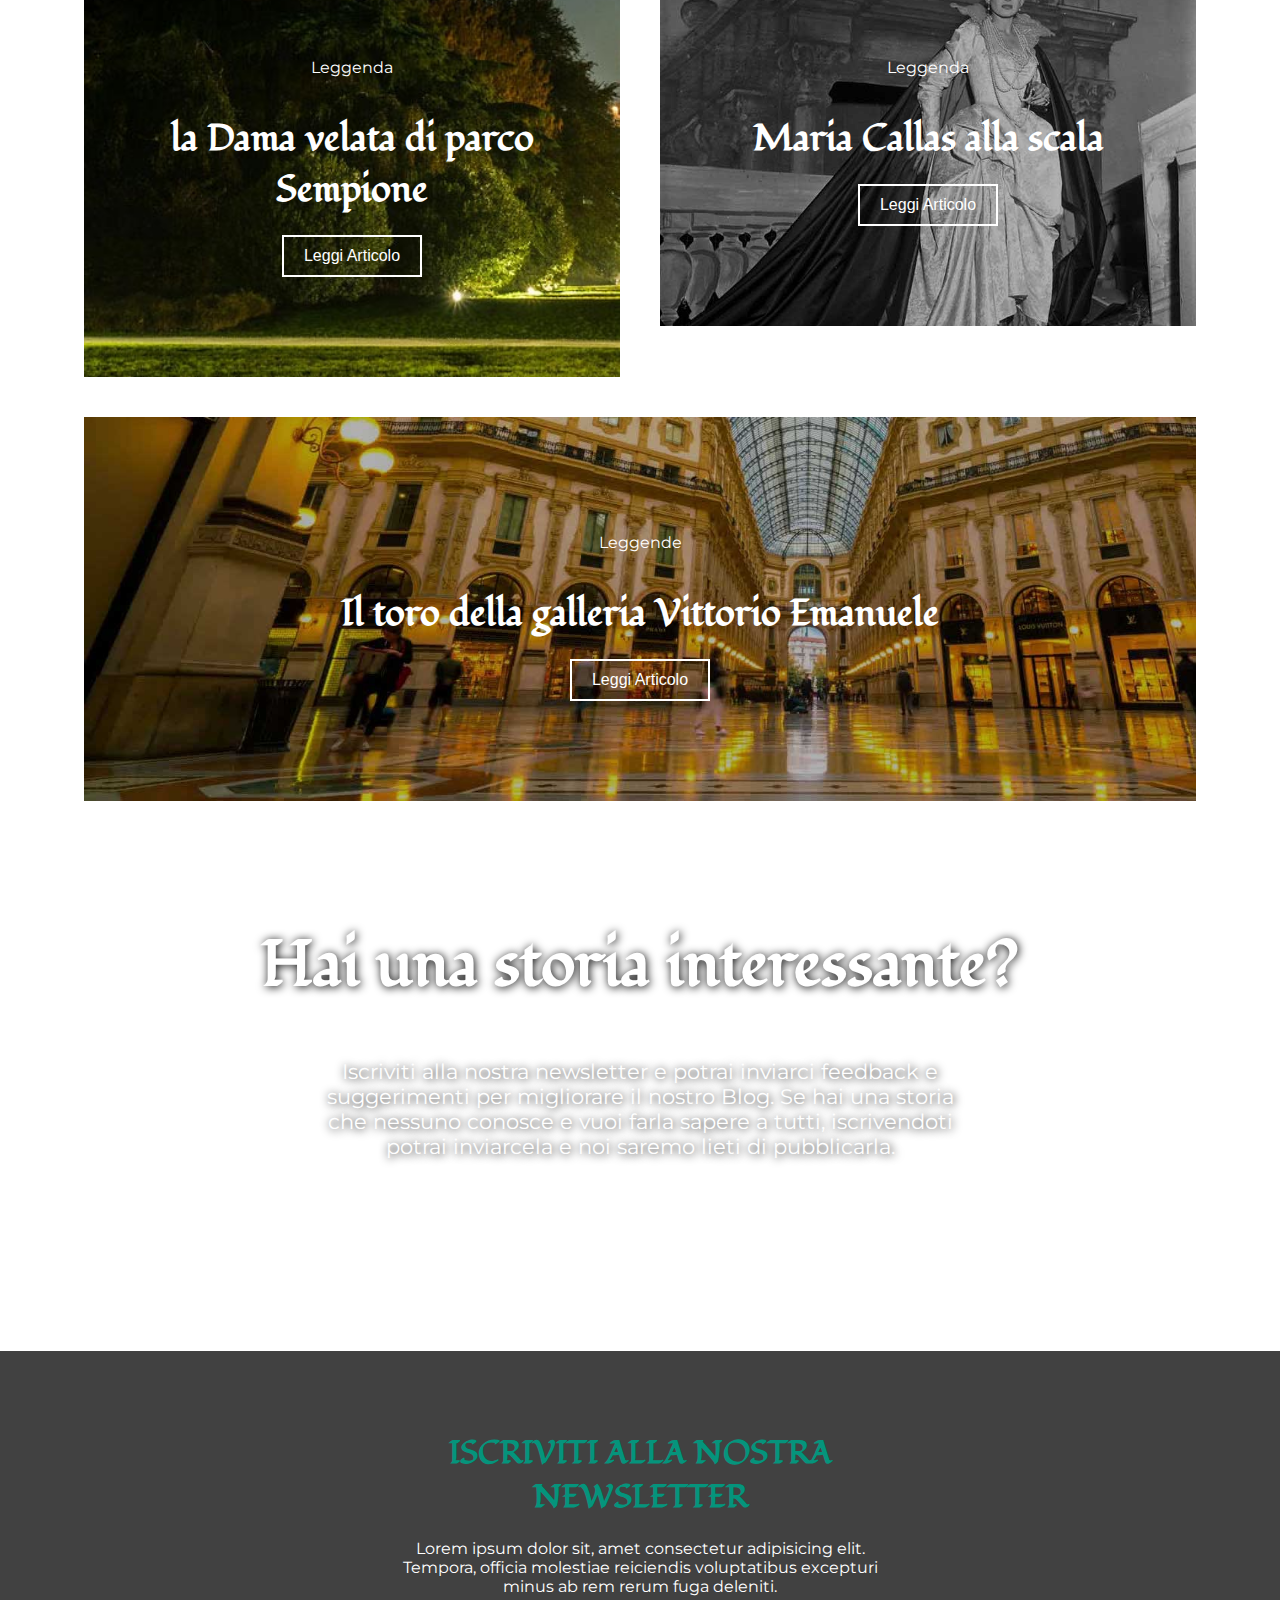
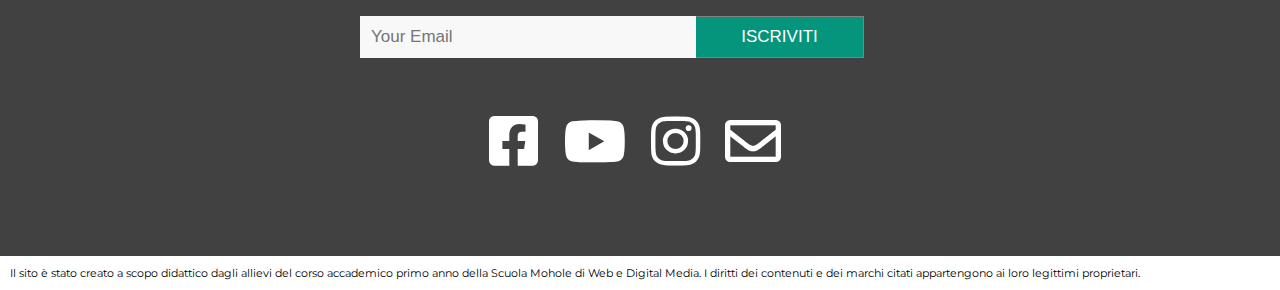
<file: leggende.html>
<!DOCTYPE html>
<html lang="it">
<head>
    <meta charset="UTF-8">
    <meta name="viewport" content="width=device-width, initial-scale=1.0">
    <meta http-equiv="X-UA-Compatible" content="ie=edge">
    <link rel="stylesheet" href="Fontawesome/css/all.min.css">
    <link rel="stylesheet" href="animate.min.css">
    <title>MilanThology - La Milano che nessuno racconta</title>
    <link href="https://fonts.googleapis.com/css?family=Montserrat:400,400i,700,900&display=swap" rel="stylesheet">
    <link href="https://fonts.googleapis.com/css?family=Fondamento&display=swap" rel="stylesheet">
    <link rel="stylesheet" href="style.css">
</head>
<body id="legend">
    <!-- HOME PRIMA FASCIA -->
    <header id="leggende">
        <nav>
            <div class="navigazione">
                <div class="posizione">
                    <div id="menuToggle">
                      <input type="checkbox" />
                      <span></span>
                      <span></span>
                      <span></span>
                      <ul id="menu">
                        <a href="index.html"><li>Home</li></a>
                        <a href="leggende.html"><li>Leggende</li></a>
                        <a href="storie.html"><li>Storie dimenticate</li></a>
                        <a href="segreti.html"><li>Segreti</li></a>
                        <a href="iscrizione.html"><li>Iscriviti</li></a>
                      </ul>
                    </div>
        
                </div>
                <div class="logo">
                    <a href="index.html"><h2>MilanThology</h2></a>
                </div>
                <div class="menu">
                     <ul>
                         <a href="leggende.html"><li>Leggende</li></a>
                         <a href="storie.html"><li>Storie dimenticate</li></a>
                         <a href="segreti.html"><li>Segreti</li></a>
                         <a href="iscrizione.html"><li>Iscriviti</li></a>
                     </ul>
                 </div>
            </div>
        </nav>
        <h1>LEGGENDE</h1>
        <a href="#main" class="fas fa-angle-double-down animated infinite fadeInDown slower"></a>
    </header>  
    <!-- FINE HOME PRIMA FASCIA -->
    <div class="box_page">
    <!-- ARTICOLI -->
        <div class="box">
            <div class="fascia_articoli leggende" id="main">
                <article>
                    <div class="title_article fantasma_duomo">
                        <p>Leggenda</p>
                        <h3>Carlina, il fantasma del Duomo</h3>
                        <a href="#"><button class="btn_leggi">Leggi Articolo</button></a>
                    </div>
                </article> 
                <article>
                    <div class="title_article Palazzo_marino">
                        <p>Leggenda</p>
                        <h3>La sciagura di Palazzo Marino</h3>
                        <a href="#"><button class="btn_leggi">Leggi Articolo</button></a>
                    </div>
                </article> 
                <article>
                    <div class="title_article Re_magi">
                        <p>Leggenda</p>
                        <h3>Re Magi nella Basilica di Sant’Eustorgio</h3>
                        <a href="#"><button class="btn_leggi">Leggi Articolo</button></a>
                    </div>
                </article> 
            </div>
            <div class="articoli_due">
                <article>
                    <div class="title_article Dama-velata">
                        <p>Leggenda</p>
                        <h3>la Dama velata di parco Sempione</h3>
                        <a href="dama_velata.html"><button class="btn_leggi">Leggi Articolo</button></a>
                    </div>
                </article>  
                <article>
                    <div class="title_article fantasma-scala">
                        <p>Leggenda</p>
                        <h3>Maria Callas alla scala</h3>
                        <a href="#"><button class="btn_leggi">Leggi Articolo</button></a>
                    </div>
                </article> 
            </div>
            <article>      
                <div class="title_article galleria">
                    <p>Leggende</p>
                    <h3>Il toro della galleria Vittorio Emanuele</h3>
                    <a href="#"><button class="btn_leggi">Leggi Articolo</button></a>
                </div>
            </article>
        </div>
    </div>
    <!-- FINE ARTICOLI -->
   <!-- CALL TO ACTION -->
   <div class="call_to_action">
    <h2>Hai una storia interessante?</h2>
    <p>Iscriviti alla nostra newsletter e potrai inviarci feedback e suggerimenti per migliorare il nostro Blog.
    Se hai una storia che nessuno conosce e vuoi farla sapere a tutti, iscrivendoti potrai inviarcela e noi saremo lieti di pubblicarla.
    </p>
    <a href="iscrizione.html"><button class="btn_scopri">Scrivi qui</button></a>
</div>
    <!-- FINE CALL TO ACTION -->

   <!-- FOOTER -->
   <footer>
    <div class="newsletter">
        <h3> ISCRIVITI ALLA NOSTRA NEWSLETTER </h3> 
        <p>Lorem ipsum dolor sit, amet consectetur adipisicing elit. Tempora, officia molestiae reiciendis voluptatibus excepturi minus ab rem rerum fuga deleniti.</p> 
        <form class="example" action="/action_page.php">
            <input type="text" placeholder="Your Email" name="search">
            <button type="submit">ISCRIVITI</i></button>
        </form>
    </div>
        <div class="social">
            <a href="https://www.facebook.com/"><i class="fab fa-facebook-square"></i></a>
            <a href="https://www.youtube.com/"><i class="fab fa-youtube"></i></a>
            <a href="https://www.instagram.com/"><i class="fab fa-instagram"></i></a>
            <a href="https://www.gmail.com/"><i class="far fa-envelope"></i></a>
        </div>
    </footer>
    <section class="text_footer">
        Il sito è stato creato a scopo didattico dagli allievi del corso accademico primo anno della Scuola Mohole di Web e Digital Media. I diritti dei contenuti e dei marchi citati appartengono ai loro legittimi proprietari.
    </section>
<!-- FINE FOOTER -->
</body>
</html>
</file>
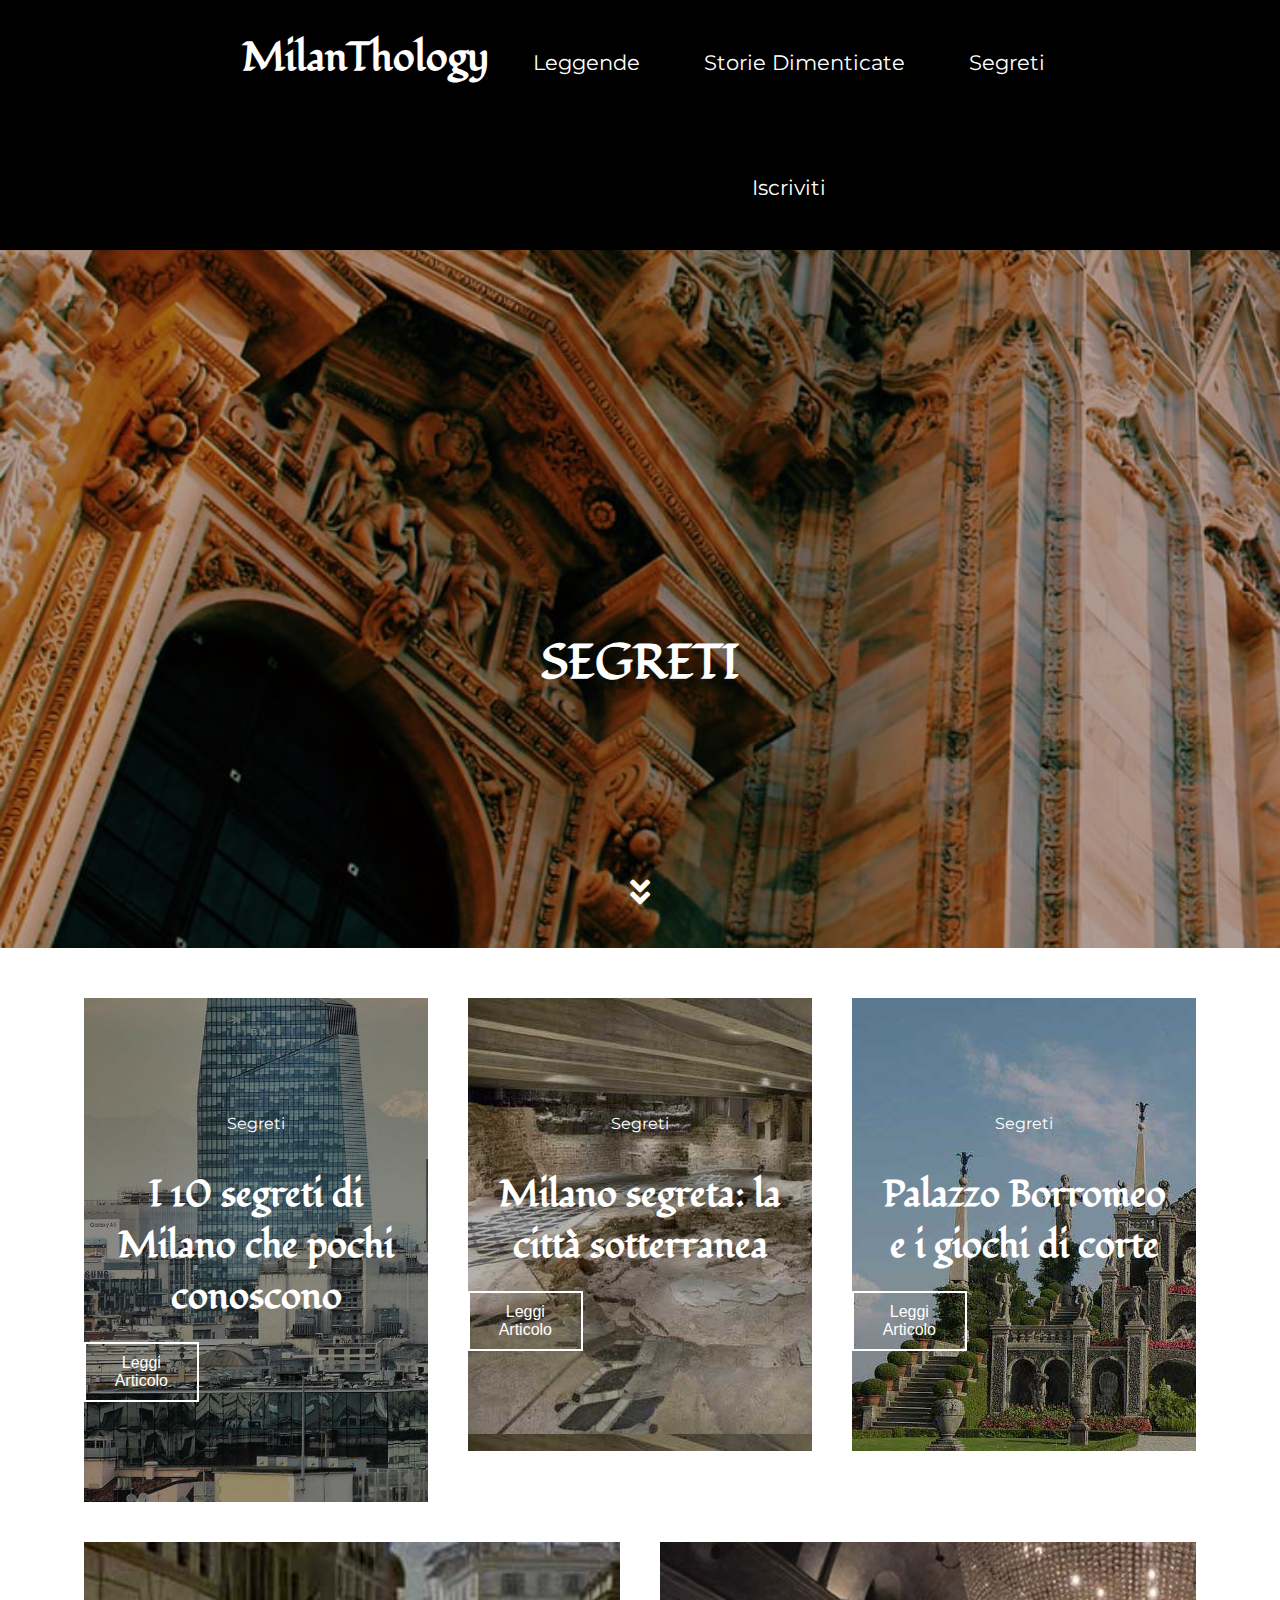
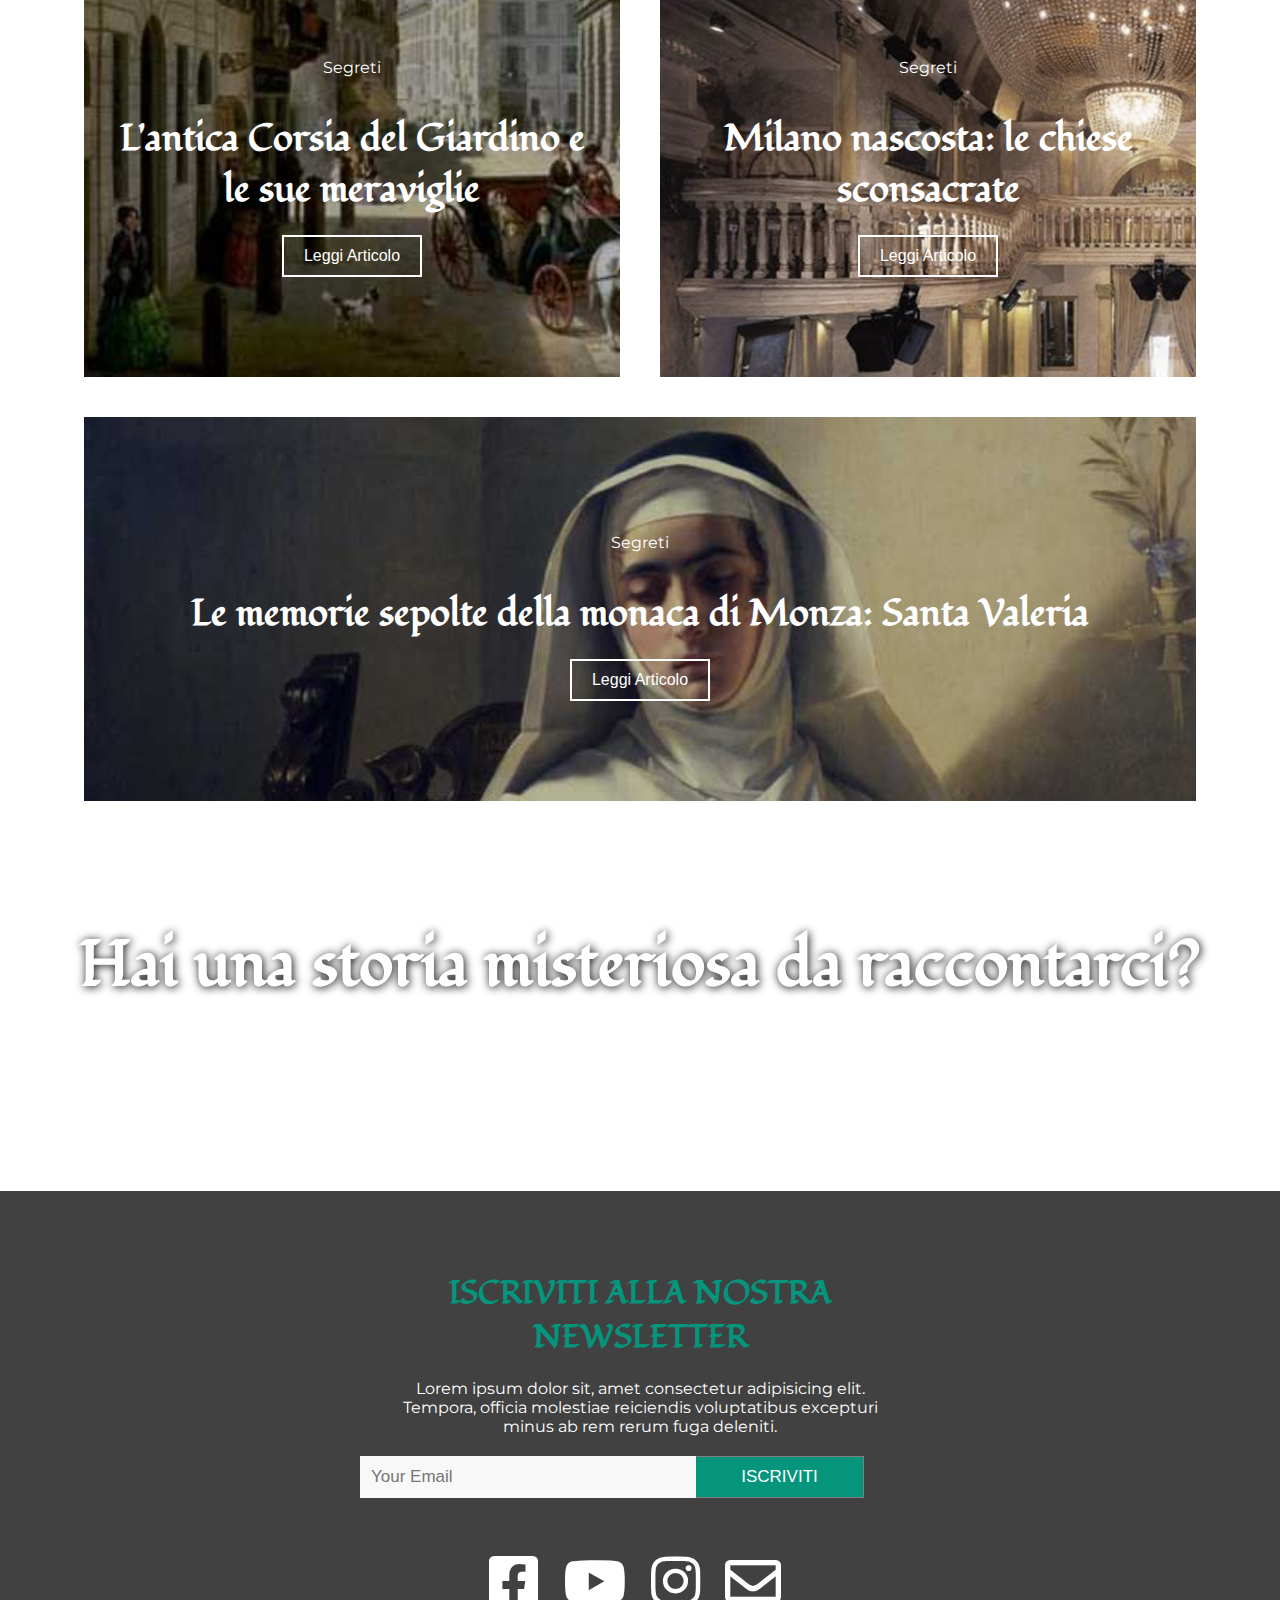
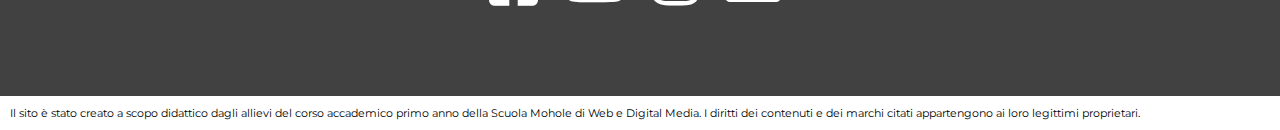
<file: segreti.html>
<!DOCTYPE html>
<html lang="it">
<head>
    <meta charset="UTF-8">
    <meta name="viewport" content="width=device-width, initial-scale=1.0">
    <meta http-equiv="X-UA-Compatible" content="ie=edge">
    <link rel="stylesheet" href="Fontawesome/css/all.min.css">
    <link rel="stylesheet" href="animate.min.css">
    <title>MilanThology - La Milano che nessuno racconta</title>
    <link href="https://fonts.googleapis.com/css?family=Montserrat:400,400i,700,900&display=swap" rel="stylesheet">
    <link href="https://fonts.googleapis.com/css?family=Fondamento&display=swap" rel="stylesheet">
    <link rel="stylesheet" href="style.css">
</head>
<body>
    <!-- HOME PRIMA FASCIA -->
    <header id="pag-segreti">
        <nav>
            <div class="navigazione">
                <div class="posizione">
                    <div id="menuToggle">
                      <input type="checkbox" />
                      <span></span>
                      <span></span>
                      <span></span>
                      <ul id="menu">
                        <a href="index.html"><li>Home</li></a>
                        <a href="leggende.html"><li>Leggende</li></a>
                        <a href="storie.html"><li>Storie dimenticate</li></a>
                        <a href="segreti.html"><li>Segreti</li></a>
                        <a href="iscrizione.html"><li>Iscriviti</li></a>
                      </ul>
                    </div>
        
                </div>
                <div class="logo">
                    <a href="index.html"><h2>MilanThology</h2></a>
                </div>
                <div class="menu">
                     <ul>
                         <a href="leggende.html"><li>Leggende</li></a>
                         <a href="storie.html"><li>Storie dimenticate</li></a>
                         <a href="segreti.html"><li>Segreti</li></a>
                         <a href="iscrizione.html"><li>Iscriviti</li></a>
                     </ul>
                 </div>
            </div>
        </nav>
        <h1>SEGRETI</h1>
        <a href="#main" class="fas fa-angle-double-down animated infinite fadeInDown slower"></a>
    </header>  
    <!-- FINE HOME PRIMA FASCIA -->
    <div class="box_page">
    <!-- ARTICOLI -->
        <div class="box">
            <div class="fascia_articoli leggende" id="main">
                <article>      
                    <div class="title_article segreti">
                        <p>Segreti</p>
                        <h3>I 10 segreti di Milano che pochi conoscono</h3>
                        <a href="404.html"><button class="btn_leggi">Leggi Articolo</button></a>
                    </div>
                </article>
                <article>
                    <div class="title_article città-sotterranea">
                        <p>Segreti</p>
                        <h3>Milano segreta: la città sotterranea</h3>
                        <a href="404.html"><button class="btn_leggi">Leggi Articolo</button></a>
                    </div>
                </article> 
                <article>
                    <div class="title_article Borromeo">
                        <p>Segreti</p>
                        <h3>Palazzo Borromeo e i giochi di corte</h3>
                        <a href="404.html"><button class="btn_leggi">Leggi Articolo</button></a>
                    </div>
                </article> 
            </div>
            <div class="articoli_due">
                <article>
                    <div class="title_article corsia">
                        <p>Segreti</p>
                        <h3>L'antica Corsia del Giardino e le sue meraviglie</h3>
                        <a href="dama_velata.html"><button class="btn_leggi">Leggi Articolo</button></a>
                    </div>
                </article>  
                <article>
                    <div class="title_article chiese">
                        <p>Segreti</p>
                        <h3>Milano nascosta: le chiese sconsacrate</h3>
                        <a href="404.html"><button class="btn_leggi">Leggi Articolo</button></a>
                    </div>
                </article> 
            </div>
            <article>      
                <div class="title_article monaca-monza">
                    <p>Segreti</p>
                    <h3>Le memorie sepolte della monaca di Monza: Santa Valeria</h3>
                    <a href="404.html"><button class="btn_leggi">Leggi Articolo</button></a>
                </div>
            </article>
        </div>
    </div>
    <!-- FINE ARTICOLI -->
   <!-- CALL TO ACTION -->
   <div class="call_to_action">
    <h2>Hai una storia misteriosa da raccontarci?</h2>
    <a href="iscrizione.html"><button class="btn_scopri">Scrivi qui</button></a>
    </div>
    <!-- FINE CALL TO ACTION -->

    <!-- FOOTER -->
    <footer>
        <div class="newsletter">
            <h3> ISCRIVITI ALLA NOSTRA NEWSLETTER </h3> 
            <p>Lorem ipsum dolor sit, amet consectetur adipisicing elit. Tempora, officia molestiae reiciendis voluptatibus excepturi minus ab rem rerum fuga deleniti.</p> 
            <form class="example" action="/action_page.php">
                <input type="text" placeholder="Your Email" name="search">
                <button type="submit">ISCRIVITI</i></button>
            </form>
        </div>
            <div class="social">
                <a href="https://www.facebook.com/"><i class="fab fa-facebook-square"></i></a>
                <a href="https://www.youtube.com/"><i class="fab fa-youtube"></i></a>
                <a href="https://www.instagram.com/"><i class="fab fa-instagram"></i></a>
                <a href="https://www.gmail.com/"><i class="far fa-envelope"></i></a>
            </div>
        </footer>
        <section class="text_footer">
            Il sito è stato creato a scopo didattico dagli allievi del corso accademico primo anno della Scuola Mohole di Web e Digital Media. I diritti dei contenuti e dei marchi citati appartengono ai loro legittimi proprietari.
        </section>
    <!-- FINE FOOTER -->
</body>
</html>
</file>
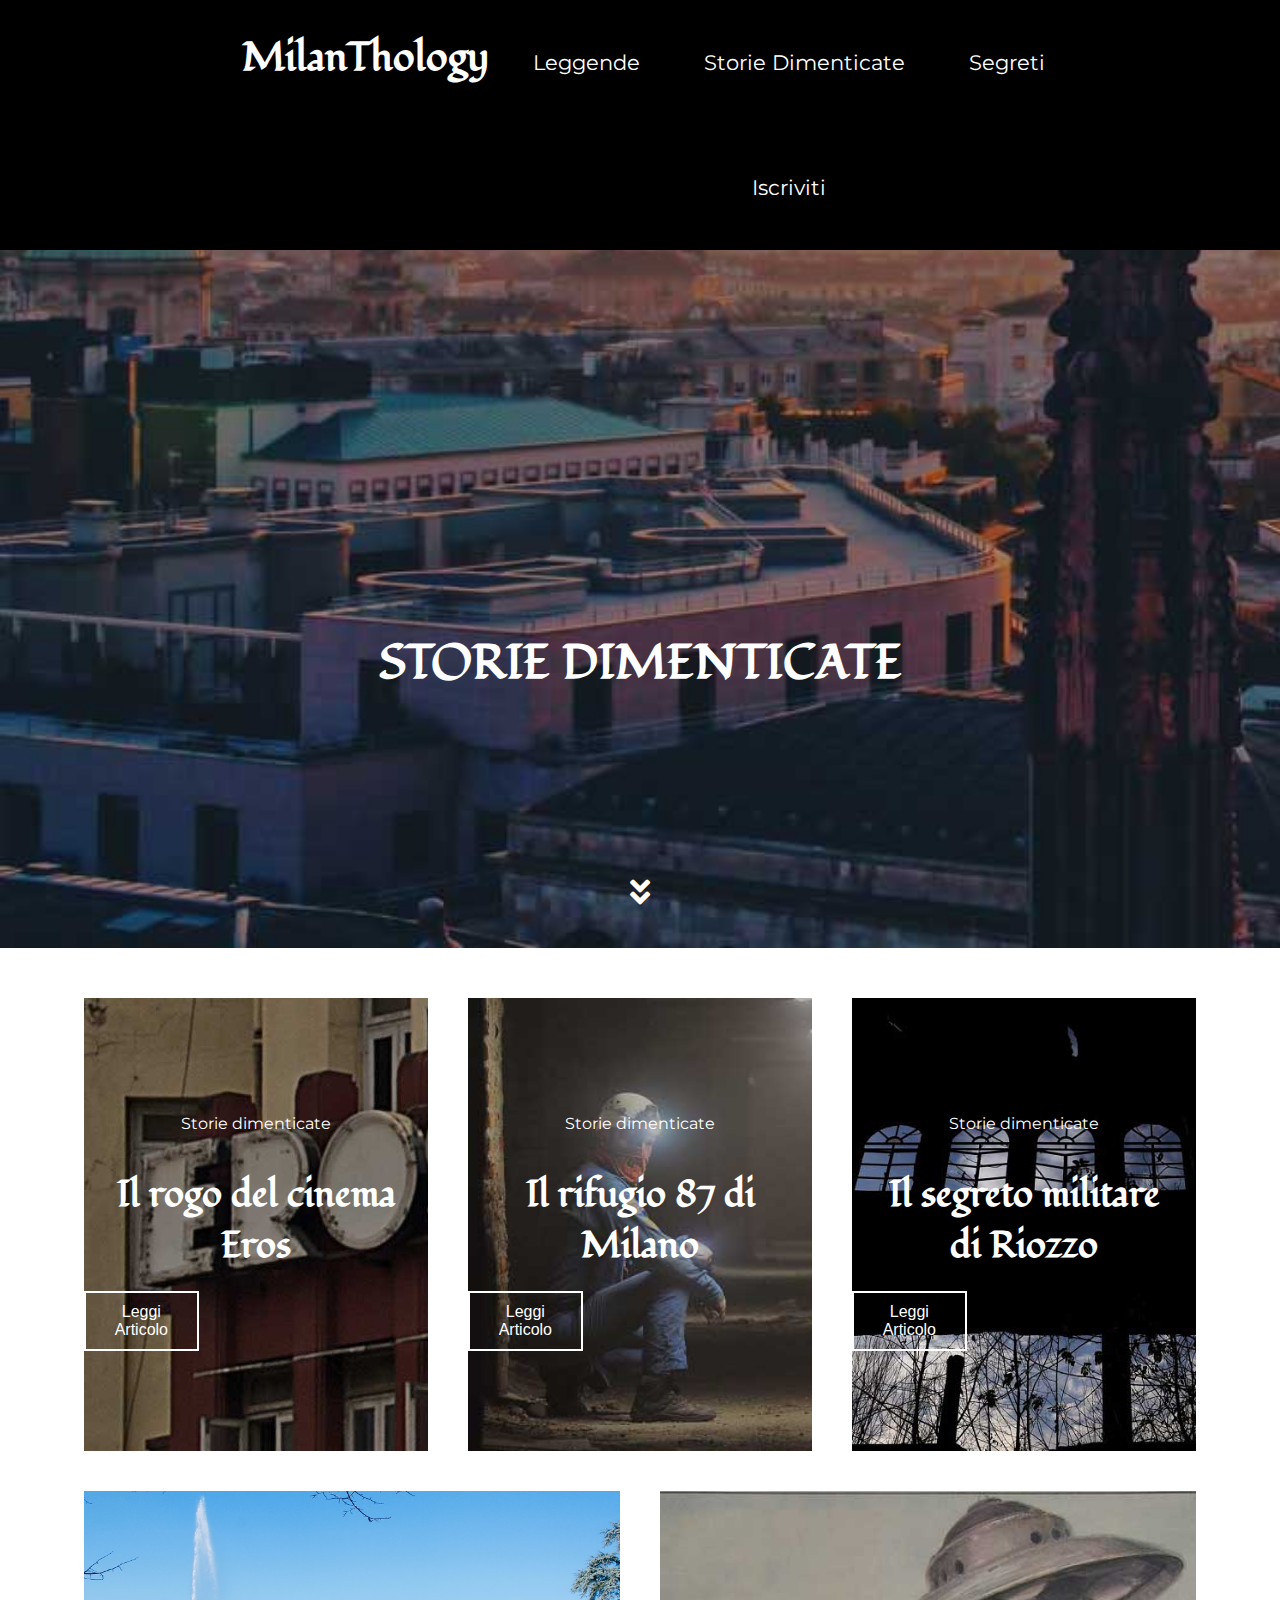
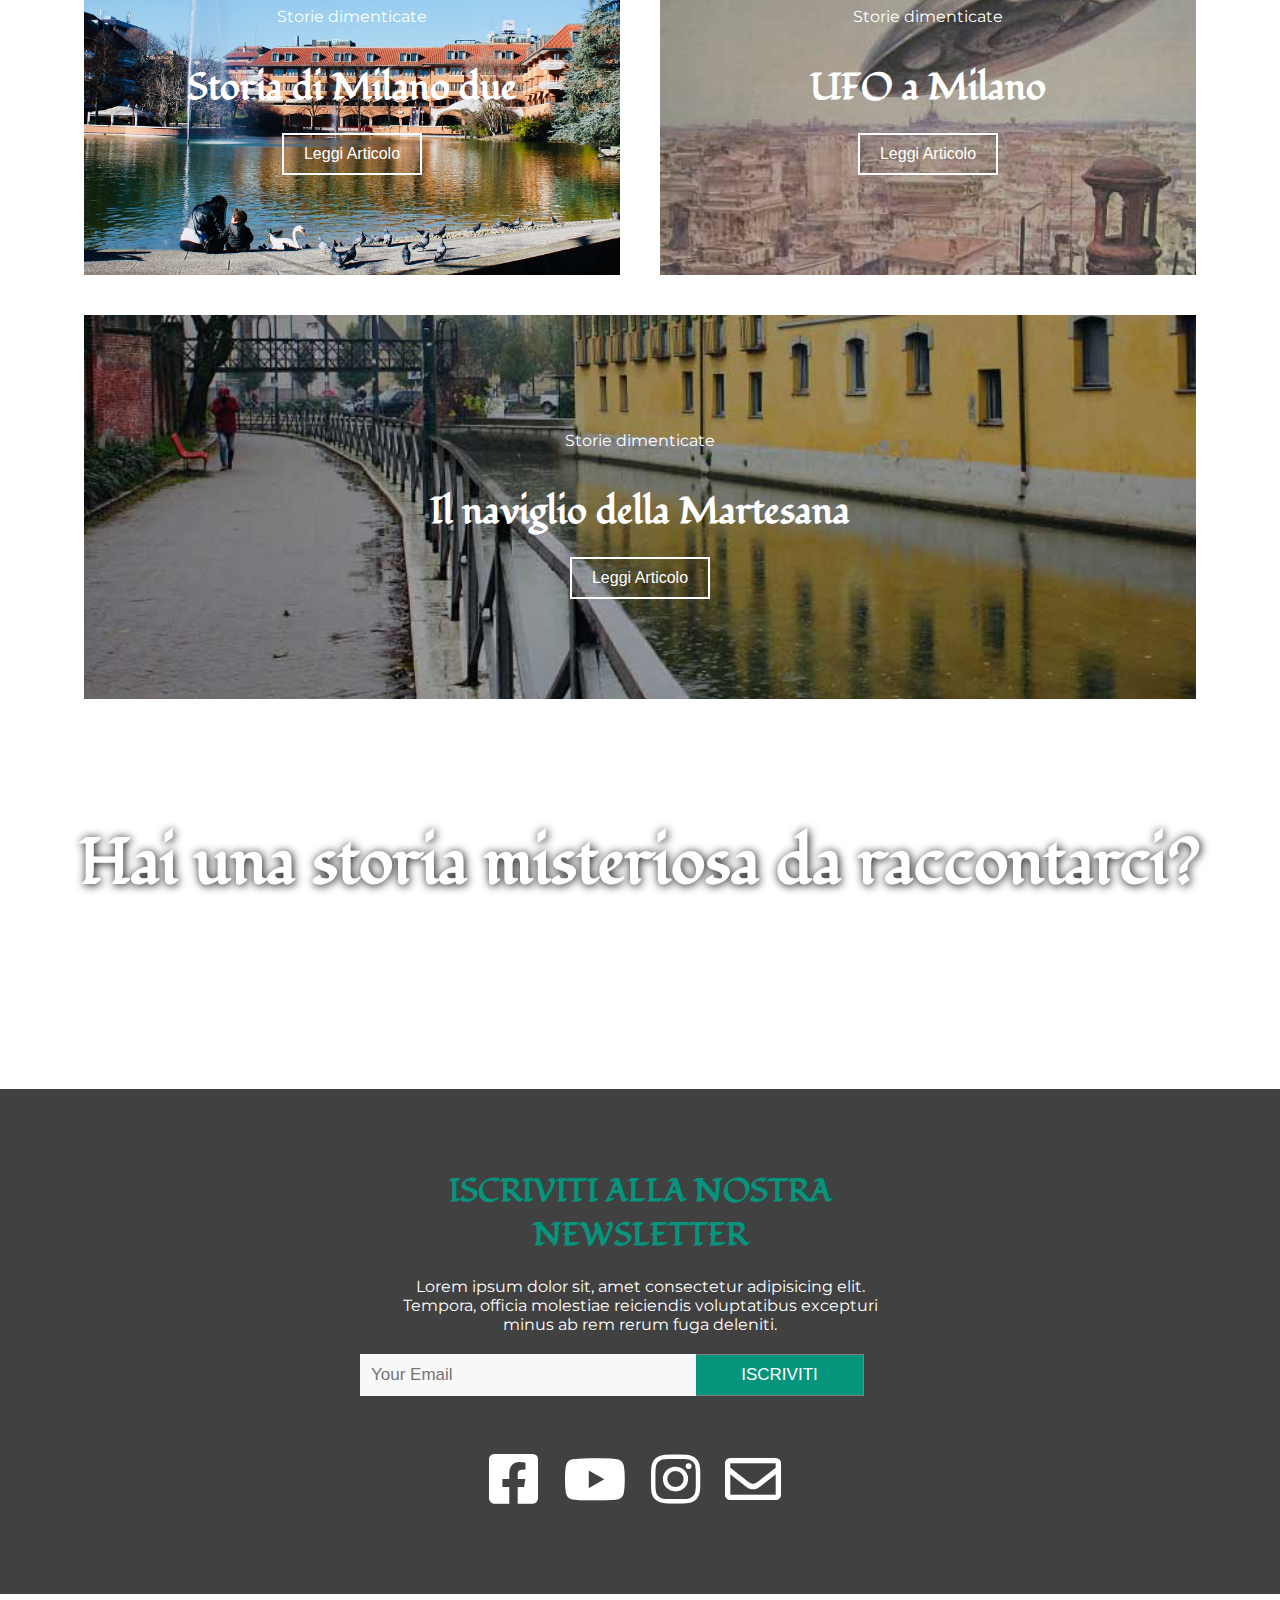
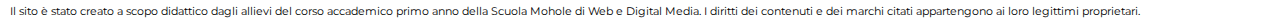
<file: storie.html>
<!DOCTYPE html>
<html lang="it">
<head>
    <meta charset="UTF-8">
    <meta name="viewport" content="width=device-width, initial-scale=1.0">
    <meta http-equiv="X-UA-Compatible" content="ie=edge">
    <link rel="stylesheet" href="Fontawesome/css/all.min.css">
    <link rel="stylesheet" href="animate.min.css">
    <title>MilanThology - La Milano che nessuno racconta</title>
    <link href="https://fonts.googleapis.com/css?family=Montserrat:400,400i,700,900&display=swap" rel="stylesheet">
    <link href="https://fonts.googleapis.com/css?family=Fondamento&display=swap" rel="stylesheet">
    <link rel="stylesheet" href="style.css">
</head>
<body>
    <!-- HOME PRIMA FASCIA -->
    <header id="miti">
        <nav>
            <div class="navigazione">
                <div class="posizione">
                    <div id="menuToggle">
                      <input type="checkbox" />
                      <span></span>
                      <span></span>
                      <span></span>
                      <ul id="menu">
                        <a href="index.html"><li>Home</li></a>
                        <a href="leggende.html"><li>Leggende</li></a>
                        <a href="storie.html"><li>Storie dimenticate</li></a>
                        <a href="segreti.html"><li>Segreti</li></a>
                        <a href="iscrizione.html"><li>Iscriviti</li></a>
                      </ul>
                    </div>
        
                </div>
                <div class="logo">
                    <a href="index.html"><h2>MilanThology</h2></a>
                </div>
                <div class="menu">
                     <ul>
                         <a href="leggende.html"><li>Leggende</li></a>
                         <a href="storie.html"><li>Storie dimenticate</li></a>
                         <a href="segreti.html"><li>Segreti</li></a>
                         <a href="iscrizione.html"><li>Iscriviti</li></a>
                     </ul>
                 </div>
            </div>
        </nav>
        <h1>STORIE DIMENTICATE</h1>
        <a href="#main" class="fas fa-angle-double-down animated infinite fadeInDown slower"></a>
    </header>  
    <!-- FINE HOME PRIMA FASCIA -->
    <div class="box_page">
    <!-- ARTICOLI -->
        <div class="box">
            <div class="fascia_articoli leggende" id="main">
                <article>
                    <div class="title_article cinema-eros">
                        <p>Storie dimenticate</p>
                        <h3>Il rogo del cinema Eros</h3>
                        <a href="404.html"><button class="btn_leggi">Leggi Articolo</button></a>
                    </div>
                </article> 
                <article>
                    <div class="title_article rifugio-87">
                        <p>Storie dimenticate</p>
                        <h3>Il rifugio 87 di Milano</h3>
                        <a href="404.html"><button class="btn_leggi">Leggi Articolo</button></a>
                    </div>
                </article> 
                <article>
                    <div class="title_article Riozzo">
                        <p>Storie dimenticate</p>
                        <h3>Il segreto militare di Riozzo</h3>
                        <a href="404.html"><button class="btn_leggi">Leggi Articolo</button></a>
                    </div>
                </article> 
            </div>
            <div class="articoli_due">
                <article>
                    <div class="title_article milano2">
                        <p>Storie dimenticate</p>
                        <h3>Storia di Milano due</h3>
                        <a href="404.html"><button class="btn_leggi">Leggi Articolo</button></a>
                    </div>
                </article>  
                <article>
                    <div class="title_article ufo">
                        <p>Storie dimenticate</p>
                        <h3>UFO a Milano</h3>
                        <a href="404.html"><button class="btn_leggi">Leggi Articolo</button></a>
                    </div>
                </article> 
            </div>
            <article>      
                <div class="title_article naviglio">
                    <p>Storie dimenticate</p>
                    <h3>Il naviglio della Martesana</h3>
                    <a href="404.html"><button class="btn_leggi">Leggi Articolo</button></a>
                </div>
            </article>
        </div>
    </div>
    <!-- FINE ARTICOLI -->
   <!-- CALL TO ACTION -->
   <div class="call_to_action">
    <h2>Hai una storia misteriosa da raccontarci?</h2>
    <a href="iscrizione.html"><button class="btn_scopri">Scrivi qui</button></a>
    </div>
    <!-- FINE CALL TO ACTION -->

    <!-- FOOTER -->
    <footer>
        <div class="newsletter">
            <h3> ISCRIVITI ALLA NOSTRA NEWSLETTER </h3> 
            <p>Lorem ipsum dolor sit, amet consectetur adipisicing elit. Tempora, officia molestiae reiciendis voluptatibus excepturi minus ab rem rerum fuga deleniti.</p> 
            <form class="example" action="/action_page.php">
                <input type="text" placeholder="Your Email" name="search">
                <button type="submit">ISCRIVITI</i></button>
            </form>
        </div>
            <div class="social">
                <a href="https://www.facebook.com/"><i class="fab fa-facebook-square"></i></a>
                <a href="https://www.youtube.com/"><i class="fab fa-youtube"></i></a>
                <a href="https://www.instagram.com/"><i class="fab fa-instagram"></i></a>
                <a href="https://www.gmail.com/"><i class="far fa-envelope"></i></a>
            </div>
        </footer>
        <section class="text_footer">
            Il sito è stato creato a scopo didattico dagli allievi del corso accademico primo anno della Scuola Mohole di Web e Digital Media. I diritti dei contenuti e dei marchi citati appartengono ai loro legittimi proprietari.
        </section>
    <!-- FINE FOOTER -->
</body>
</html>
</file>
<file: style.css>
*{
    margin: 0;
    padding: 0;
    box-sizing: border-box;  
}
body{
    font-family: 'Montserrat', sans-serif;
    font-size: 16px;
    width: 100%; 
}
h1,
h2,
h3,
h4{
    font-family: 'Fondamento','serif';
}
/* HOME CELL */
/* HOME PRIMA FASCIA */
header{
    width: 100%;
    height: auto;
    text-align: center;
}
header a{
    color: #fff;
    font-size: 2rem;
    padding-bottom: 40px;
    text-decoration: none;
}
nav{
    background-color: rgba(0, 0, 0,1);
    padding-bottom: 20px;
    z-index: 999;
}
.menu{
    display: none;
}
.posizione{
    display: block;
    margin-left: 10px;
}
.navigazione{
    display: flex;
    flex-direction: row;
    justify-content: space-around;
}
.logo{
    padding-top: 30px;
    padding-left: 50px;
}
#home{
    background-image: url(img/home_mobile.jpg); 
    background-size: cover;
}
#menuToggle
{
  display: block;
  position: relative;
  top: 50px;
  left: 0px;
  
  z-index: 1;
  
  -webkit-user-select: none;
  -moz-user-select: none;
   -ms-user-select: none;
       user-select: none;
}

#menuToggle a
{
  text-decoration: none;
  color: #232323;
  
  -webkit-transition: color 0.3s ease;
  
  transition: color 0.3s ease;
}

#menuToggle a:hover
{
  color: tomato;
}


#menuToggle input
{
  display: block;
  width: 40px;
  height: 32px;
  position: absolute;
  top: -7px;
  left: -5px;
  
  cursor: pointer;
  
  opacity: 0; /* hide this */
  z-index: 2; /* and place it over the hamburger */
  
  -webkit-touch-callout: none;
}

/*
 * Just a quick hamburger
 */
#menuToggle span
{
  display: block;
  width: 33px;
  height: 4px;
  margin-bottom: 5px;
  position: relative;
  
  background: #cdcdcd;
  border-radius: 3px;
  
  z-index: 1;
  
  -webkit-transform-origin: 4px 0px;
  
          transform-origin: 4px 0px;
  
  -webkit-transition: background 0.5s cubic-bezier(0.77,0.2,0.05,1.0),
              opacity 0.55s ease,
              -webkit-transform 0.5s cubic-bezier(0.77,0.2,0.05,1.0);
  
  transition: background 0.5s cubic-bezier(0.77,0.2,0.05,1.0),
              opacity 0.55s ease,
              -webkit-transform 0.5s cubic-bezier(0.77,0.2,0.05,1.0);
  
  transition: transform 0.5s cubic-bezier(0.77,0.2,0.05,1.0),
              background 0.5s cubic-bezier(0.77,0.2,0.05,1.0),
              opacity 0.55s ease;
  
  transition: transform 0.5s cubic-bezier(0.77,0.2,0.05,1.0),
              background 0.5s cubic-bezier(0.77,0.2,0.05,1.0),
              opacity 0.55s ease,
              -webkit-transform 0.5s cubic-bezier(0.77,0.2,0.05,1.0);
}

#menuToggle span:first-child
{
  -webkit-transform-origin: 0% 0%;
          transform-origin: 0% 0%;
}

#menuToggle span:nth-last-child(2)
{
  -webkit-transform-origin: 0% 100%;
          transform-origin: 0% 100%;
}

/* 
 * Transform all the slices of hamburger
 * into a crossmark.
 */
#menuToggle input:checked ~ span
{
  opacity: 1;
  -webkit-transform: rotate(45deg) translate(-2px, -1px);
          transform: rotate(45deg) translate(-2px, -1px);
  background: #232323;
}

/*
 * But let's hide the middle one.
 */
#menuToggle input:checked ~ span:nth-last-child(3)
{
  opacity: 0;
  -webkit-transform: rotate(0deg) scale(0.2, 0.2);
          transform: rotate(0deg) scale(0.2, 0.2);
}

/*
 * Ohyeah and the last one should go the other direction
 */
#menuToggle input:checked ~ span:nth-last-child(2)
{
  -webkit-transform: rotate(-45deg) translate(0, -1px);
          transform: rotate(-45deg) translate(0, -1px);
}

/*
 * Make this absolute positioned
 * at the top left of the screen
 */
#menu
{
  position: absolute;
  width: 300px;
  margin: -100px 0 0 -50px;
  padding: 50px;
  padding-top: 125px;
  
  background: #ededed;
  list-style-type: none;
  -webkit-font-smoothing: antialiased;
  /* to stop flickering of text in safari */
  
  -webkit-transform-origin: 0% 0%;
  
          transform-origin: 0% 0%;
  -webkit-transform: translate(-100%, 0);
          transform: translate(-100%, 0);
  
  -webkit-transition: -webkit-transform 0.5s cubic-bezier(0.77,0.2,0.05,1.0);
  
  transition: -webkit-transform 0.5s cubic-bezier(0.77,0.2,0.05,1.0);
  
  transition: transform 0.5s cubic-bezier(0.77,0.2,0.05,1.0);
  
  transition: transform 0.5s cubic-bezier(0.77,0.2,0.05,1.0), -webkit-transform 0.5s cubic-bezier(0.77,0.2,0.05,1.0);
}

#menu li
{
  padding: 10px 0;
  font-size: 1.2rem
}
#menuToggle input:checked ~ ul
{
  -webkit-transform: none;
          transform: none;
}
h1{
    text-align: center;
    color: #ffffff;
    padding: 150px 2px 100px 2px;
}
h2{
    font-size: 2.5rem;
}
/* FINE HOME PRIMA FASCIA */
.box_page{
    width: 100%;
    margin: auto;
    padding: auto;
}
/* INTRODUZIONE */
.intro{
    display: flex;
    flex-direction: column;
    text-align: center;
}
.img_intro{
    display: none;
}
.intro h2{
    padding: 30px 2px 10px 2px;
    font-size: 2rem;
}
.text{
    text-align: justify;
    padding: 20px;
    font-size: 1.2rem;
}
.btn_intro{
    border: 2px solid #000000;
    color: #000000;
    background: none;
    padding: 10px 20px;
    font-size: 1rem;
    transition: 0.8s;
}
.btn_scopri{
    border: 2px solid #ffffff;
    color: #ffffff;
    background: none;
    padding: 10px 20px;
    font-size: 1rem;
    transition: 0.8s;
}
/* FINE INTRODUZIONE */

/* ARTICOLI */
article{
    width: 100%;
    height: auto;
    color: #ffffff;
    padding: 20px;
    display: flex;
    flex-direction: column;
    text-align: center;
}
.title_article{
    width: 100%;
    height: auto; 
    padding: 100px 0; 
}
.segreti{
    background-image: url(img/segreti.jpg);
    background-size: cover;
    transition: all 0.8s ease;
}
.title_article p{
    padding: 1rem;
}
.title_article h3{
    padding: 20px;
    font-size: 2.3rem;
}
.btn_leggi{
    border: 2px solid #fff;
    color: #ffffff;
    background: none;
    padding: 10px 20px;
    font-size: 1rem;
    transition: 0.8s;
}
.fantasma_duomo{
    background-image: url(img/fantasma_duomo.jpg);
    background-size: cover;
    transition: all 0.8s ease;
}

.Palazzo_marino{
    background-image: url(img/Palazzo_marino.jpg);
    background-size: cover;
    transition: all 0.8s ease;
}
.Re_magi{
    background-image: url(img/Re_magi.jpg);
    background-size: cover;
    transition: all 0.8s ease;
}
.luoghi_spaventosi{
    background-image: url(img/luoghi_spaventosi.jpg);
    background-size: cover;
    transition: all 0.8s ease;
}
.templari{
    background-image: url(img/templari.jpg);
    background-size: cover;
    transition: all 0.8s ease;
}
.fantasma_duomo:hover, .templari:hover, .luoghi_spaventosi:hover, .Re_magi:hover, .Palazzo_marino:hover, .rifugio-87:hover, .segreti:hover, .Dama-velata:hover{
    transform: scale(1.1);
}
/* FINE ARTICOLI */

/* CALL TO ACTION */
.call_to_action{
    background-image: url(img/scrivi_storia.jpg);
    background-size: cover;
    color: #fff;
    text-align: center;
    height: 100%;
    padding: 40px 20px;
    margin-bottom: 20px;
}
.call_to_action h2{
    padding-bottom: 20px;
}
.call_to_action p{
    width: 50%;
    margin: 30px auto;
}
/* FINE CALL TO ACTION */

/* FOOTER */
footer{
    display: flex;
    flex-direction: column;
    background-color: rgb(65, 65, 65);
    color: #fff;
    padding: 10px;
}
.newsletter{
    width: 100%;
    margin: auto;
    text-align: center;
}
.newsletter  h3{
    color: rgb(5, 148, 124);
    font-size: 1rem;
}
.newsletter p{
    margin: 20px;
}
form.example input[type=text] {
    padding: 10px;
    font-size: 17px;
    border: 1px solid #f8f8f8;
    float: left;
    width: 60%;
    background: #f8f8f8;
}
  
form.example button {
    float: left;
    width: 30%;
    padding: 10px;
    background: rgb(5, 148, 124);
    color: white;
    font-size: 17px;
    border: 1px solid grey;
    border-left: none;
    cursor: pointer;
}      
 form.example button:hover {
    background: rgb(5, 148, 124);
}      
form.example::after {
    content: "";
    clear: both;
    display: table;
}
.text_footer{
    padding: 10px;
    font-size: 0.7rem;
}
.social{
    text-align: center;
    font-size: 3.5rem;
    color: white;
}
/* HOME media query PC */
@media(min-width: 800px){
    #home{
        background-image: url(img/home.jpg); 
        background-size: cover;
    }
    #home h1{
        font-size: 4rem;
    }
    nav{
        width: 100%;
        display: flex;
        flex-direction: row;
        padding-bottom: 0px;
    }
    nav .logo{
        color: #fff;
    }
    h1{
        font-size: 3rem;
        padding: 380px 0 180px 0;
    }
    main{
        display: flex;
        flex-direction: row;
    }
    .box_page{
        width: 90%;
        background-color: #fff;
        padding-right: auto;
        padding-left: auto;
    }
    /* INTRODUZIONE */
    .intro {
        width: 50%;
        height: auto;
        display: flex;
        flex-direction: column;
        justify-content: center;
        align-items: center;
        padding: 70px ;
    }
    .intro h2{
        font-size: 2.5rem;
    }
    .img_intro{
        display: block;
        background-size: cover;
    }
    .text{
        font-size: 1.6rem;
    }
    .btn_scopri{
        border: 2px solid #ffffff;
        color: #ffffff;
        background: none;
        padding: 10px 20px;
        font-size: 1rem;
        transition: 0.8s;
    }
    .btn_scopri:hover {
        background-color: #ffffff;
        border: 2px solid #ffffff;
        border-radius: 5px;
        color: #000000;
    }
    .btn_intro{
        border: 2px solid #000000;
        color: #000000;
        background: none;
        padding: 10px 20px;
        font-size: 1rem;
        transition: 0.8s;
    }
    .btn_intro:hover {
        background-color: #000000;
        border: 2px solid #000000;
        border-radius: 5px;
        color: #ffffff;
    }
    /* FINE INTRODUZIONE */

    /* ARTICOLI */
    .fascia_articoli{
        width: 100%;
        display: flex;
        flex-direction: row; 
    }
    .fascia_articoli a{
        display: flex;
        flex-direction: row;
        width: 33.33%;
    }
    .btn_leggi:hover {
        background-color: #f8f8f8;
        border-radius: 5px;
        color: #000000;
    }
    .call_to_action{
        min-height: 300px;
        color: black;
        background-position: bottom;
        background-size: cover;
        background-attachment: fixed;
        display: flex;
        justify-content: center;
        font-size: 1.3rem;
        align-items: center;
        text-align: center;
        color: white;
        padding: 100px 10px;
        text-shadow: 1px 1px 10px black;
        display: block;
    }
    .call_to_action h2{
        font-size: 4rem;
    }
    footer{
        display: flex;
        flex-direction: column;
        background-color: rgb(65, 65, 65);
        color: #fff;
        padding: 80px;
    }
    .newsletter{
        width: 50%;
        margin: auto auto 50px auto;
        text-align: center;
    }
    .newsletter  h3{
        color: rgb(5, 148, 124);
        font-size: 2rem;
    }
    .newsletter p{
        margin: 20px;
    }
    form.example input[type=text] {
        padding: 10px;
        font-size: 17px;
        border: 1px solid #f8f8f8;
        float: left;
        width: 60%;
        background: #f8f8f8;
    }
      
    form.example button {
        float: left;
        width: 30%;
        padding: 10px;
        background: rgb(5, 148, 124);
        color: white;
        font-size: 17px;
        border: 1px solid grey;
        border-left: none;
        cursor: pointer;
    }      
     form.example button:hover {
        background: rgb(5, 148, 124);
    }      
    form.example::after {
        content: "";
        clear: both;
        display: table;
    }
    .text_footer{
        padding: 10px;
        font-size: 0.7rem;
    }
    .social{
        text-align: center;
        font-size: 3.5rem;
        color: white;
    }

}

/* LEGGENDE CELL */
#leggende{
    background-image: url(img/leggende.jpg);
    background-size: cover;
}

.Dama-velata{
    background-image: url(img/Dama_Velata.jpg);
    background-size: cover;
    transition: all 0.8s ease;
}
.fantasma-scala{
    background-image: url(img/fantasma_scala.jpg);
    background-size: cover;
}
.galleria{
    background-image: url(img/Galleria.jpg);
    background-size: cover;
}
@media(min-width: 800px){
    .articoli_due{
        display: flex;
        flex-direction: row;
    }
    .leggende{
        padding-top: 30px;
    }
}

#iscriviti{
    background-image: url(img/iscriviti.jpg);
    background-size: cover; 
}
#iscriviti  h1{
    text-align: left;
    padding-left: 100px;
}
.top{
    padding: 50px 0px;
}
.options{
    text-align: center;
    box-shadow: -15px 15px 5px #e0dede ;

}
.icone{
    font-size: 9rem;
    text-align: center;
}
.btn{
    border: 2px solid #fff;
    color: #ffffff;
    padding: 10px 20px;
    font-size: 1rem;
    transition: 0.8s;
    background: rgb(5, 148, 124);
}
.btn:hover{
    background: rgb(2, 58, 48);
}
/* CSS ARTICOLO */
#dama_velata{
    background-image: url(img/Dama_Velata.jpg);
    background-size: cover;
    width: 100%;
    height:auto;
    text-align: center;
}
.immagine-evidenza{
    width: 100%;
}
.immagine-evidenza img{
    padding: 15px;
    width: 100%;
}
.articolo{
    width: 100%;
    margin-left: auto;
    margin-right: auto;
}
.articolo h2{
    font-size: 2rem;
    text-align: left;
    padding: 5px 15px;
}
.articolo p{
    padding: 5px 15px;
    padding-bottom: 60px;
    text-align: justify;
    margin-left: auto;
    margin-right: auto;
}
.immagini_articolo{
    width: 100%;
    margin-bottom: 20px; 
    padding: 5px 15px;   
}
.immagini_articolo img{
    width: 70%;
    padding: 5px 15px;
}
.pubblicazione p{
    font-size: 0.7rem;
}
/* 404 */
  #error-page .content {
    text-align: center;
    padding-top: 40px;
    color: #CDD4DE;
  }
@media(min-width: 800px){
    .immagine-evidenza{
        width: 80%;
    }
    .immagine-evidenza img{
        margin-top: -130px;
        width: 100%;
    }
    .articolo{
        width: 60%;
    }
    .articolo h2{
        font-size: 2.3rem;
        text-align: left;
        padding-bottom: 40px;
        padding-top: 40px;
    }
    .articolo p{
        font-size: 1.6rem;
        padding-bottom: 70px;
    }
    .immagini_articolo{
        width: 100%;
        margin-bottom: 40px;    
    }
    .immagini_articolo img{
        width: 70%;
    }
    .pubblicazione p{
        font-size: 0.9rem;
    }
    .commenti input{
        width: 100%;
        padding: 40px;
        border-radius: 3px;
        margin-bottom: 30px;
        font-size: 1rem;
    }
    .commenti button{
        background: rgb(5, 148, 124);
        color: white;
        width: 10%;
        font-size: 1rem;
        padding: 5px;
        margin-bottom: 30px;
        cursor: pointer;
    }
}

  #error-page .content h1 {
    font-weight: 900;
    font-size: 7rem;
    line-height: 1;
    margin-bottom: -10px;
    opacity: 0.6;
  }
  #error-page .content h2 {
    font-weight: 700;
    font-size: 3rem;
    margin-bottom: 6px;
    opacity: 0.9;
  }
  #error-page .content p {
    font-weight: 300;
    font-size: 1rem;
    opacity: 0.7;
    margin-bottom: 140px;
  }
  #error-page .content a {
    display: inline-block;
    font-weight: 300;
    font-size: 0.8rem;
    text-transform: uppercase;
    border: 1px solid #CDD4DE;
    padding: 8px 14px;
    border-radius: 4px;
    opacity: 0.4;
    cursor: pointer;
    color: #ffffff;
    text-decoration: none;
    margin-bottom: 210px;
  }
  #error-page {
    background-image: url(img/404.jpg);
    background-size: cover;
    width: 100%;
    height: auto;
  }

/* ISCRIVITI */
#iscrizione nav {
     margin-bottom: 30px;
}
#iscrizione{
    background-image: url(img/iscriviti.jpg);
    background-size: cover;	
}
*,:after,:before{box-sizing:border-box}
.clearfix:after,.clearfix:before{content:'';display:table}
.clearfix:after{clear:both;display:block}
a{color:inherit;text-decoration:none}

.login-wrap{
    font:600 16px/18px 'Montserrat',sans-serif;
    margin:0;
	color:#5d72e9;
	width:100%;
	margin:auto;
	max-width:525px;
	min-height:670px;
	position:relative;
	background:url(img/iscrizione.jpg) no-repeat center;
	box-shadow:0 12px 15px 0 rgba(0,0,0,.24),0 17px 50px 0 rgba(0,0,0,.19);
}
.login-html{
	width:100%;
	height:100%;
	position:absolute;
	padding:90px 70px 50px 70px;
    background:rgba(40,57,101,.9);
}
.login-html .sign-in-htm,
.login-html .sign-up-htm{
	top:0;
	left:0;
	right:0;
	bottom:0;
	position:absolute;
	-webkit-transform:rotateY(180deg);
	        transform:rotateY(180deg);
	-webkit-backface-visibility:hidden;
	        backface-visibility:hidden;
	-webkit-transition:all .4s linear;
	transition:all .4s linear;
}
.login-html .sign-in,
.login-html .sign-up,
.login-form .group .check{
	display:none;
}
.login-html .tab,
.login-form .group .label,
.login-form .group .button{
    text-transform:uppercase;
    cursor: pointer;
}
.login-html .tab{
	font-size:22px;
	margin-right:15px;
	padding-bottom:5px;
	margin:0 15px 10px 0;
	display:inline-block;
	border-bottom:2px solid transparent;
}
.login-html .sign-in:checked + .tab,
.login-html .sign-up:checked + .tab{
	color:#fff;
	border-color:#1161ee;
}
.login-form{
	min-height:345px;
	position:relative;
	-webkit-perspective:1000px;
	        perspective:1000px;
	-webkit-transform-style:preserve-3d;
	        transform-style:preserve-3d;
}
.login-form .group{
	margin-bottom:15px;
}
.login-form .group .label,
.login-form .group .input,
.login-form .group .button{
	width:100%;
	color:#fff;
	display:block;
}
.login-form .group .input,
.login-form .group .button{
	border:none;
	padding:15px 20px;
	border-radius:25px;
	background:rgba(255,255,255,.1);
}
.login-form .group input[data-type="password"]{
	-webkit-text-security:circle;
}
.login-form .group .label{
	color:#aaa;
	font-size:12px;
}
.login-form .group .button{
	background:#1161ee;
}
.login-form .group label .icon{
	width:15px;
	height:15px;
	border-radius:2px;
	position:relative;
	display:inline-block;
	background:rgba(255,255,255,.1);
}
.login-form .group label .icon:before,
.login-form .group label .icon:after{
	content:'';
	width:10px;
	height:2px;
	background:#fff;
	position:absolute;
	-webkit-transition:all .2s ease-in-out 0s;
	transition:all .2s ease-in-out 0s;
}
.login-form .group label .icon:before{
	left:3px;
	width:5px;
	bottom:6px;
	-webkit-transform:scale(0) rotate(0);
	        transform:scale(0) rotate(0);
}
.login-form .group label .icon:after{
	top:6px;
	right:0;
	-webkit-transform:scale(0) rotate(0);
	        transform:scale(0) rotate(0);
}
.login-form .group .check:checked + label{
	color:#fff;
}
.login-form .group .check:checked + label .icon{
	background:#1161ee;
}
.login-form .group .check:checked + label .icon:before{
	-webkit-transform:scale(1) rotate(45deg);
	        transform:scale(1) rotate(45deg);
}
.login-form .group .check:checked + label .icon:after{
	-webkit-transform:scale(1) rotate(-45deg);
	        transform:scale(1) rotate(-45deg);
}
.login-html .sign-in:checked + .tab + .sign-up + .tab + .login-form .sign-in-htm{
	-webkit-transform:rotate(0);
	        transform:rotate(0);
}
.login-html .sign-up:checked + .tab + .login-form .sign-up-htm{
	-webkit-transform:rotate(0);
	        transform:rotate(0);
}

.hr{
	height:2px;
	margin:60px 0 50px 0;
	background:rgba(255,255,255,.2);
}
.foot-lnk{
	text-align:center;
}
/* MITI */
#miti{
    background-image: url(img/miti.jpg);
    background-size: cover;
}
.cinema-eros{
    background-image: url(img/eros.jpg);
}
.rifugio-87{
    background-image: url(img/rifugio_87_milano.jpg);
    background-size: cover;
    transition: all 0.8s ease;
}
.Riozzo{
    background-image: url(img/riozzo.jpg);
    background-size: cover;
}
.milano2{
    background-image: url(img/milano2.jpg);
    background-size: cover;
}
.ufo{
    background-image: url(img/ufo.jpg);
    background-size: cover;
}
.naviglio{
    background-image: url(img/naviglio.jpg);
    background-size: cover;
}
#pag-segreti{
    background-image: url(img/pag-segreti.png);
    background-size: cover;
}
.città-sotterranea{
    background-image: url(img/città-sotterranea.jpg);
}
.Borromeo{
    background-image: url(img/borromeo.jpg);
}
.corsia{
    background-image: url(img/corsia.jpg);
    background-size: cover;
}
.chiese{
    background-image: url(img//chiese.png);
    height: 100%;
}
.monaca-monza{
    background-image: url(img/monaca-monza.jpg);
    background-size: cover;
}
header>nav{
    display: flex;
    flex-direction: row;
    justify-content: space-between;
}


@media(min-width: 800px){
    .navigazione{
        display: flex;
        flex-direction: row;
        justify-content: space-around;
        width: 70%;
        margin: auto;
    }
    .menu{
        display: block;
    }
    .posizione{
        display: none;
    }
    nav .menu li{
        display: inline-block; 
        list-style: none; 
        text-transform: capitalize;
        color: #ffffff;
        font-size: 1.3rem;
        padding: 50px 30px;
    }
    #iscrizione li{
        color: #232323;
        display: block;
    }

}

/* i footer */
i{
    padding-right: 10px;
}

@media(max-width: 799px){
    .menu{
        display:none;
    }
}
.dark,
.dark * {
    background-color: #000000;
    color: #e6e6e6;
}
.dark1{
    background-color: transparent;
}
.inner-switch {
    display: inline-block;
    cursor: pointer;
    border: 1px solid #555;
    border-radius: 1.25rem;
    width: 3.125rem;
    text-align: center;
    font-size: 1rem;
    padding: 0.1875rem;
    margin-left: 0.3125rem;
}
.switch{
    display: flex;
    justify-content: center;
    padding: 20px;
}
</file>
